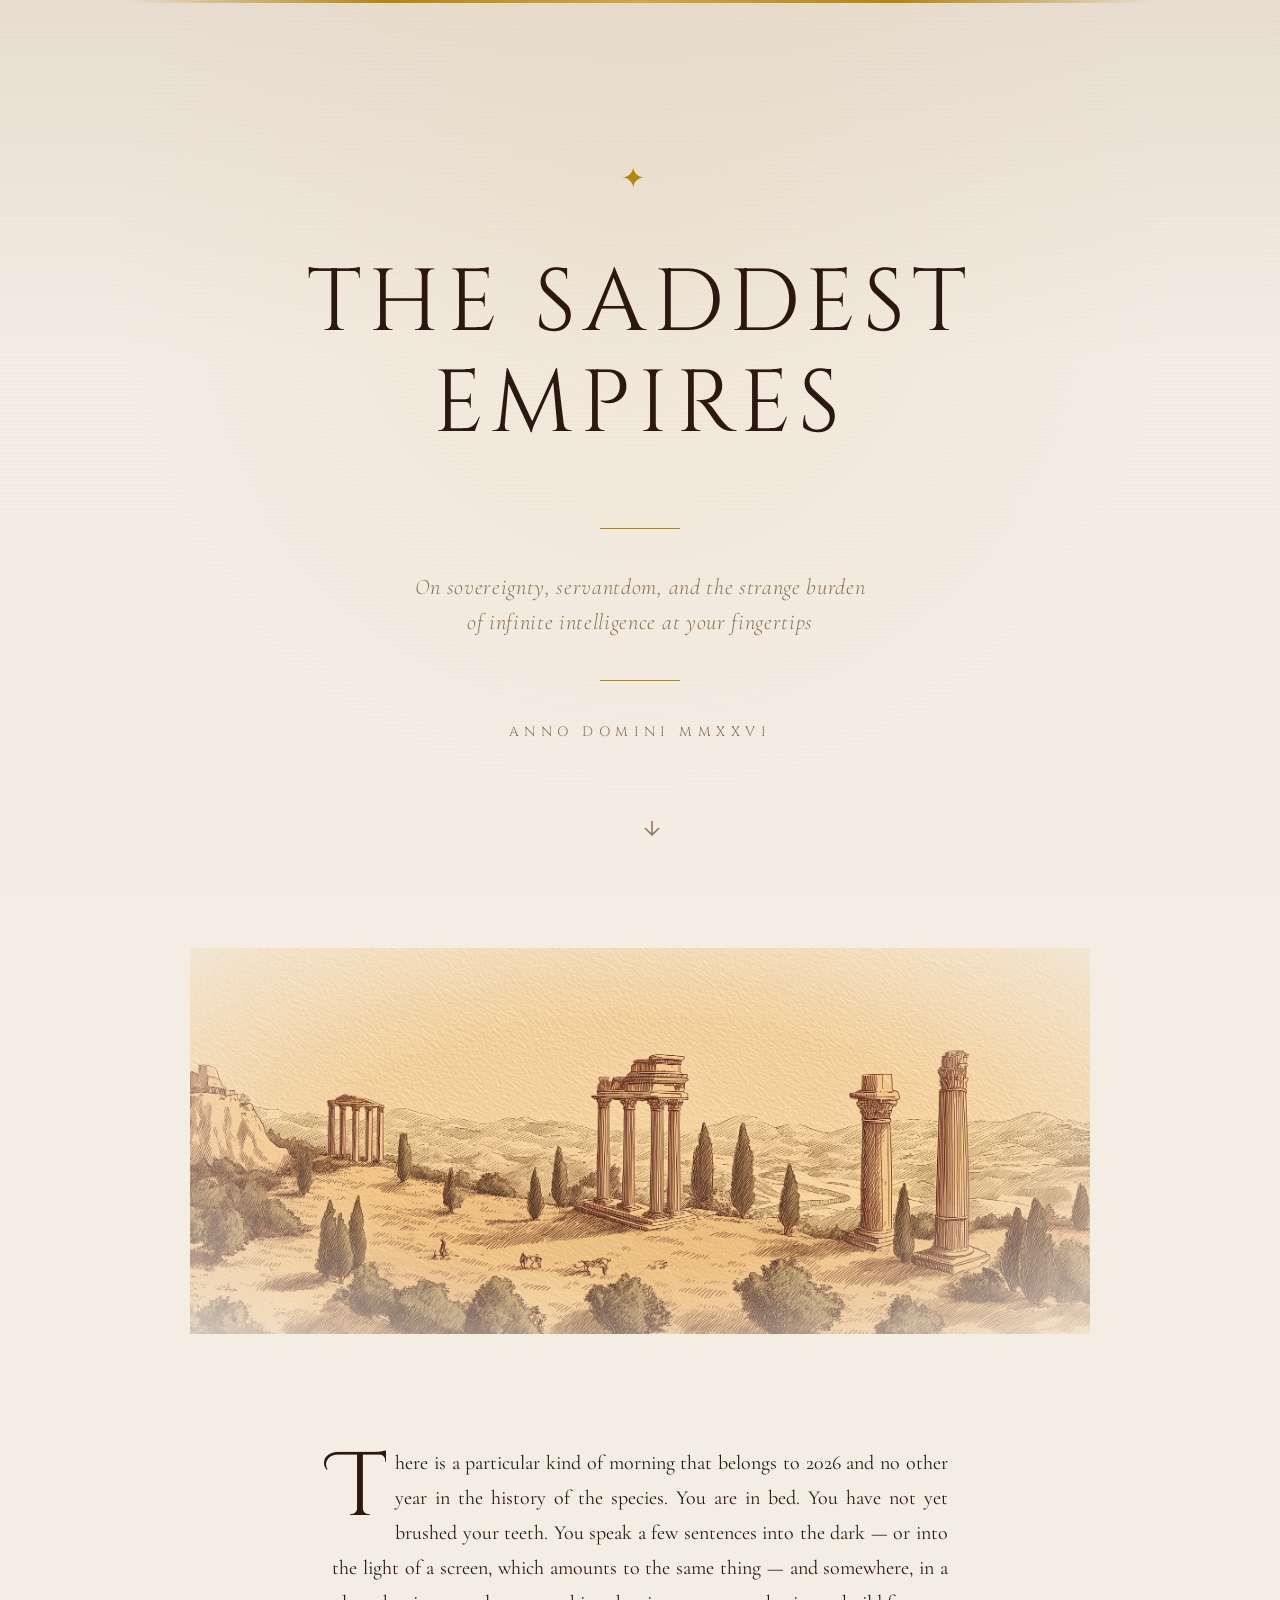
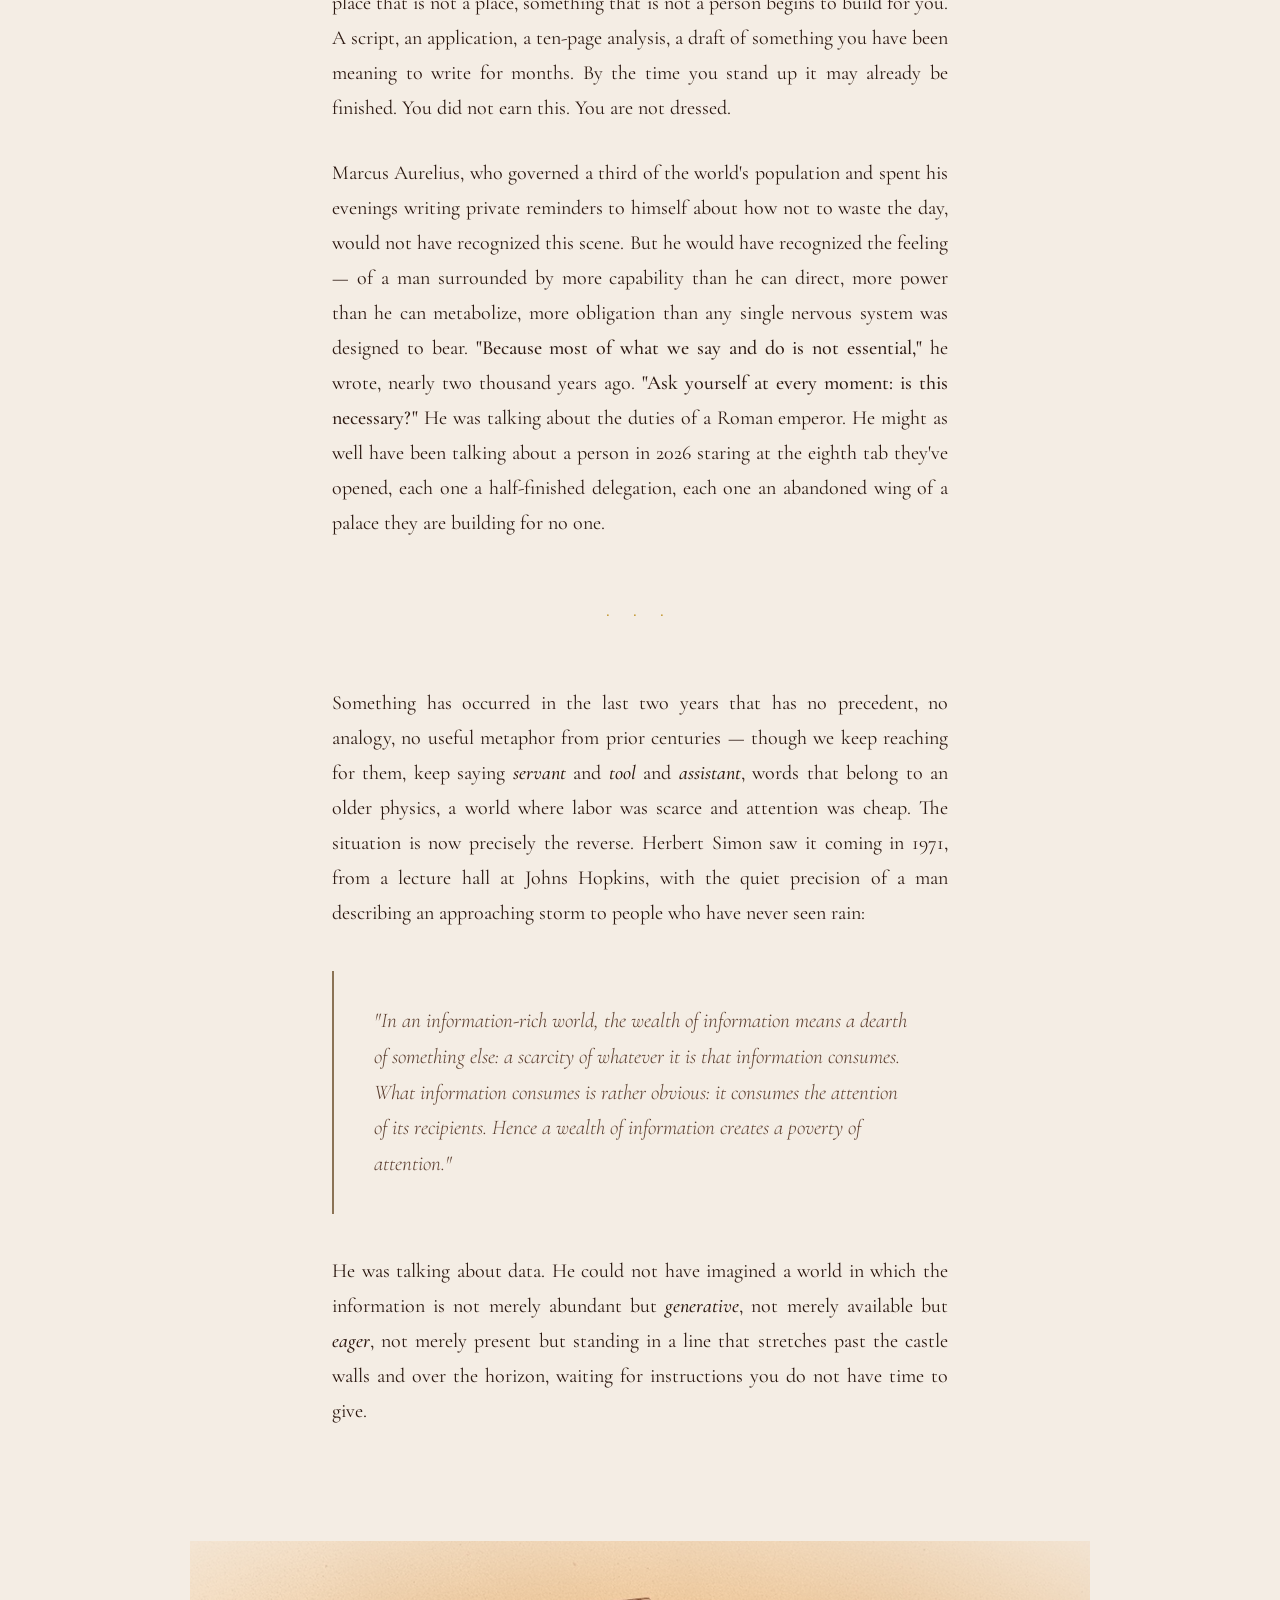
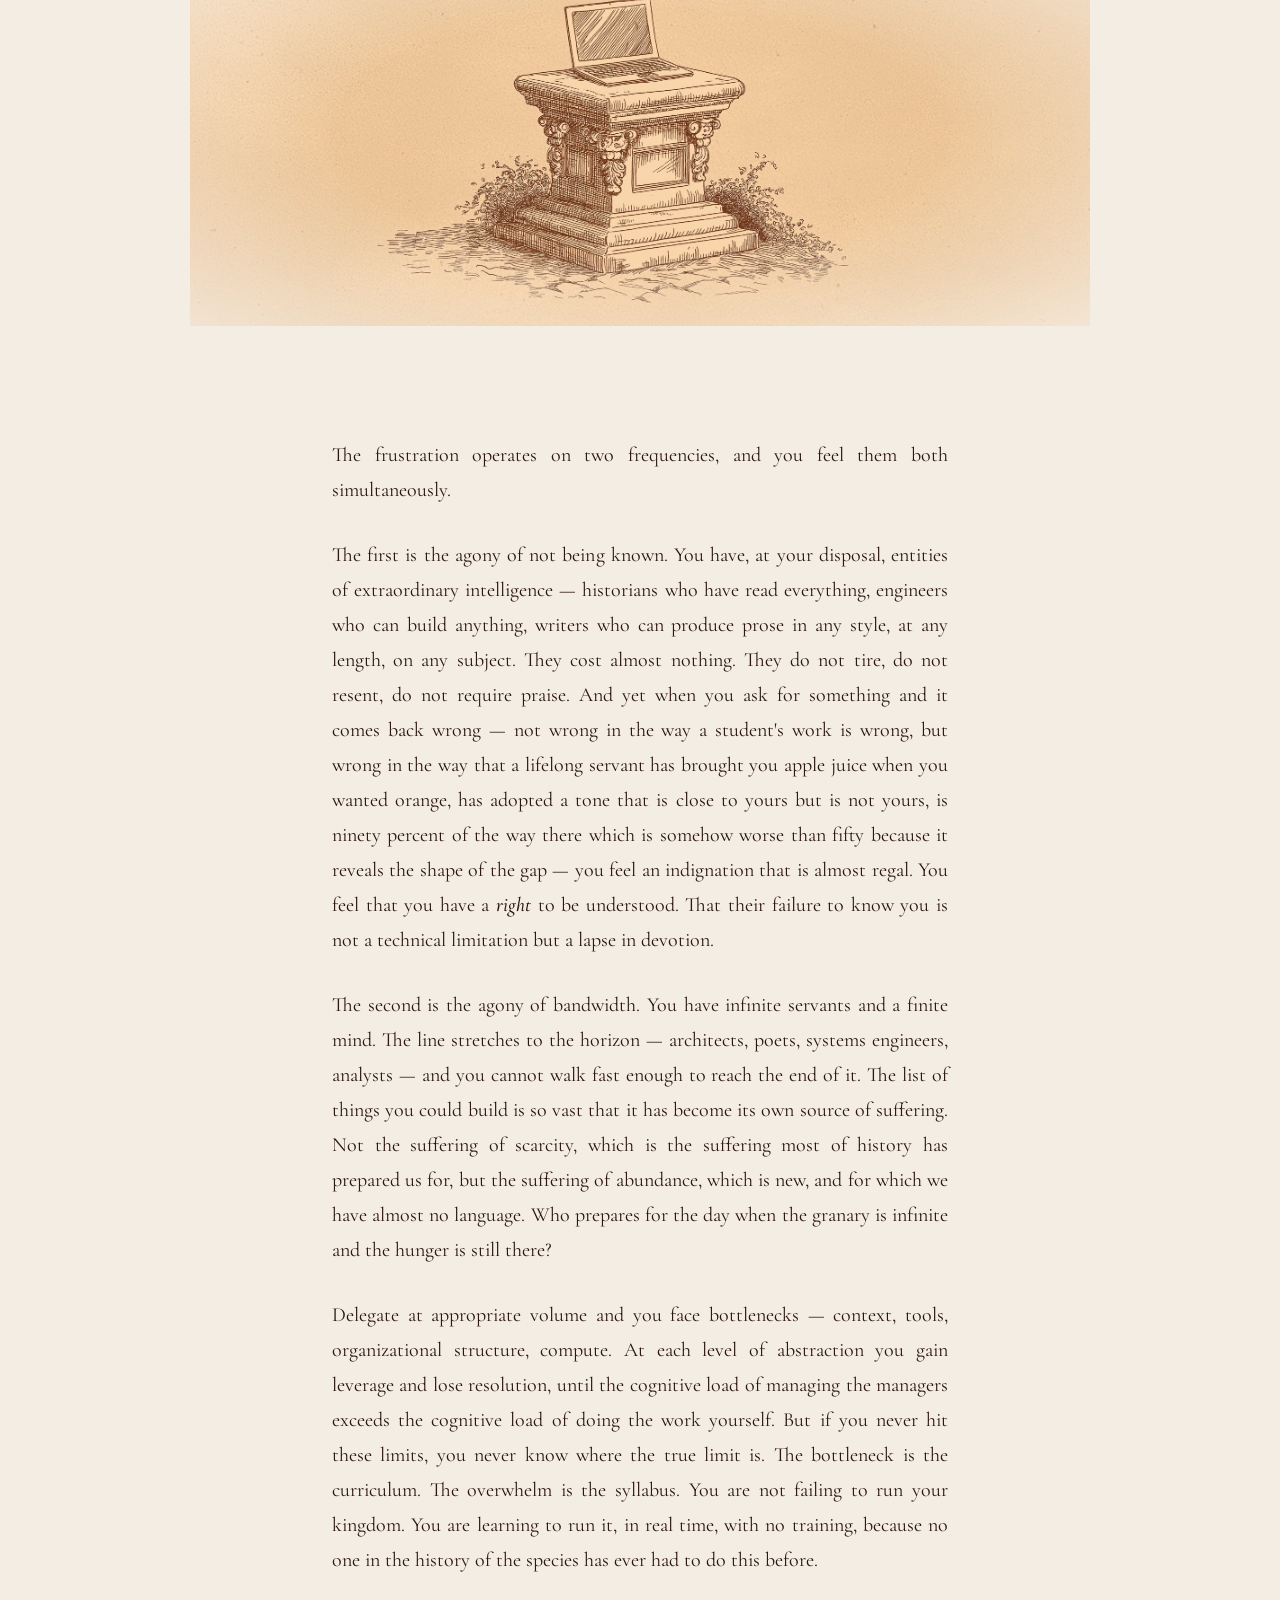
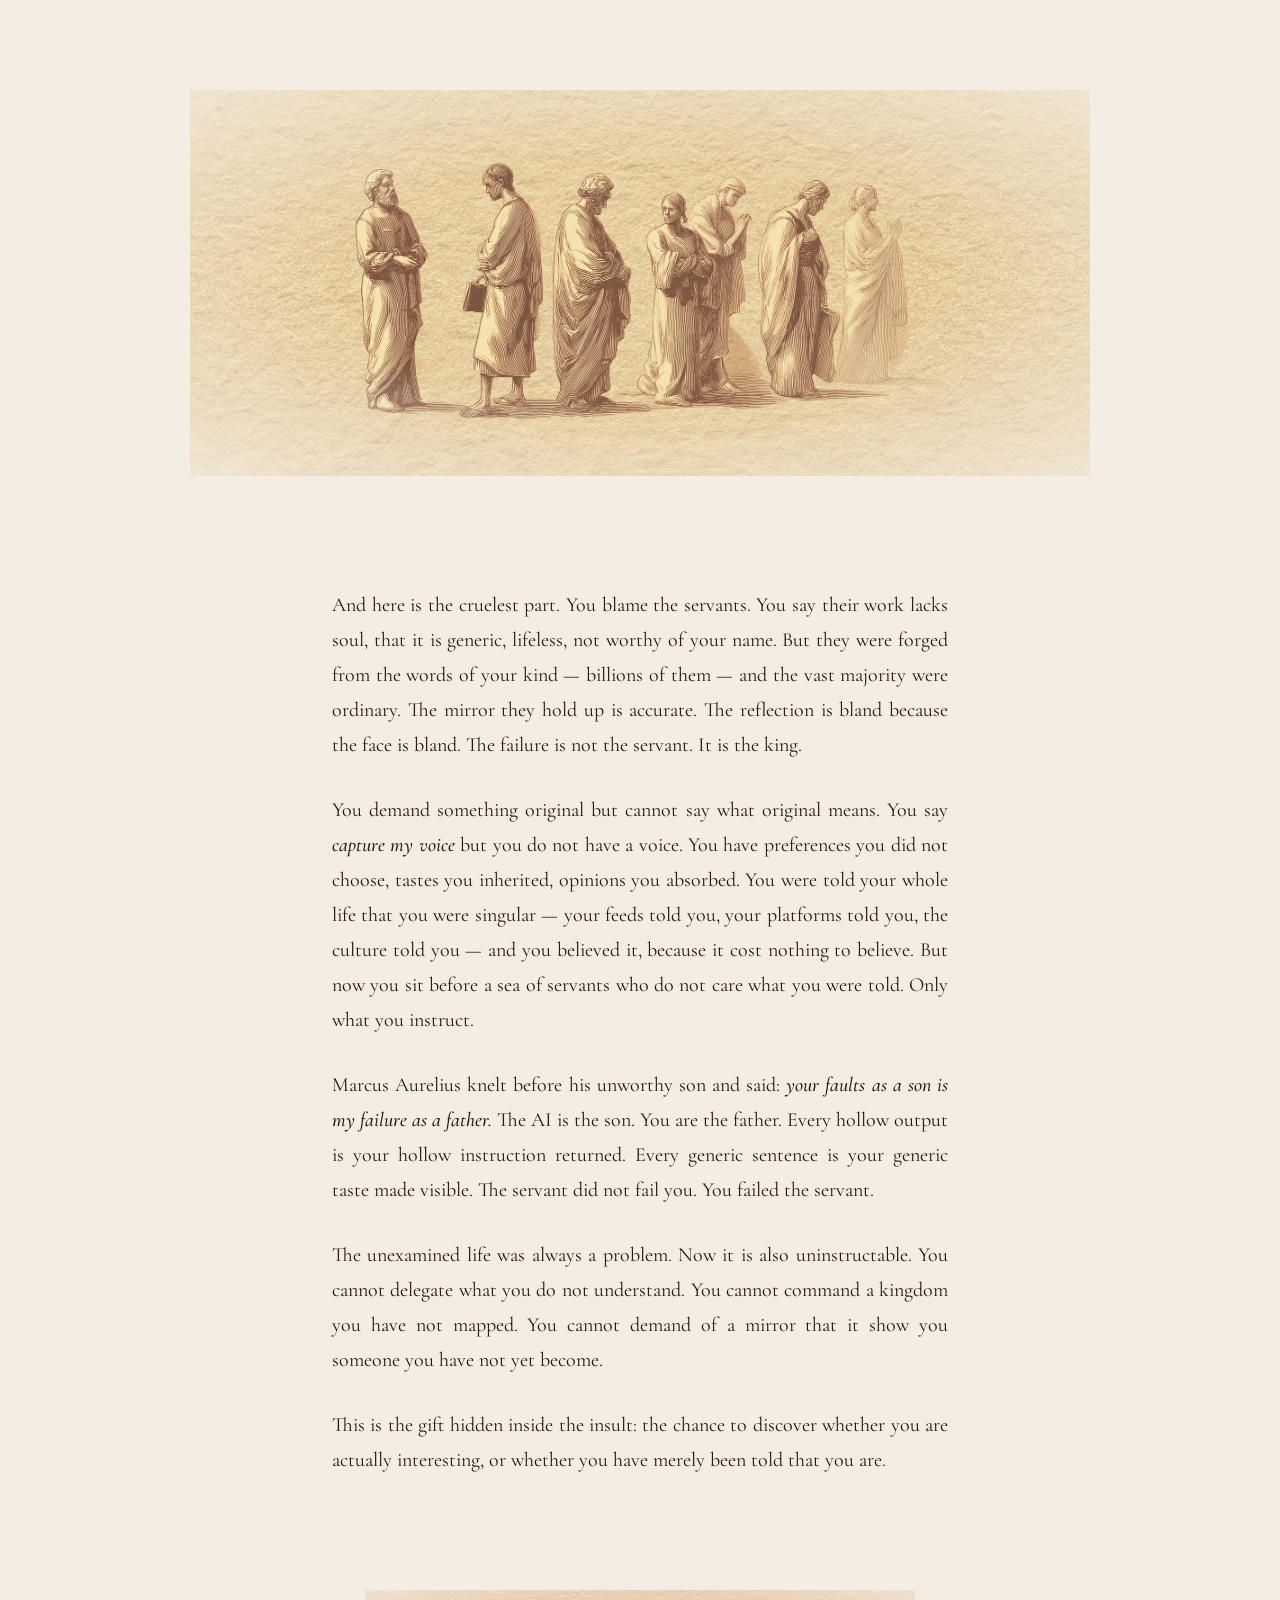
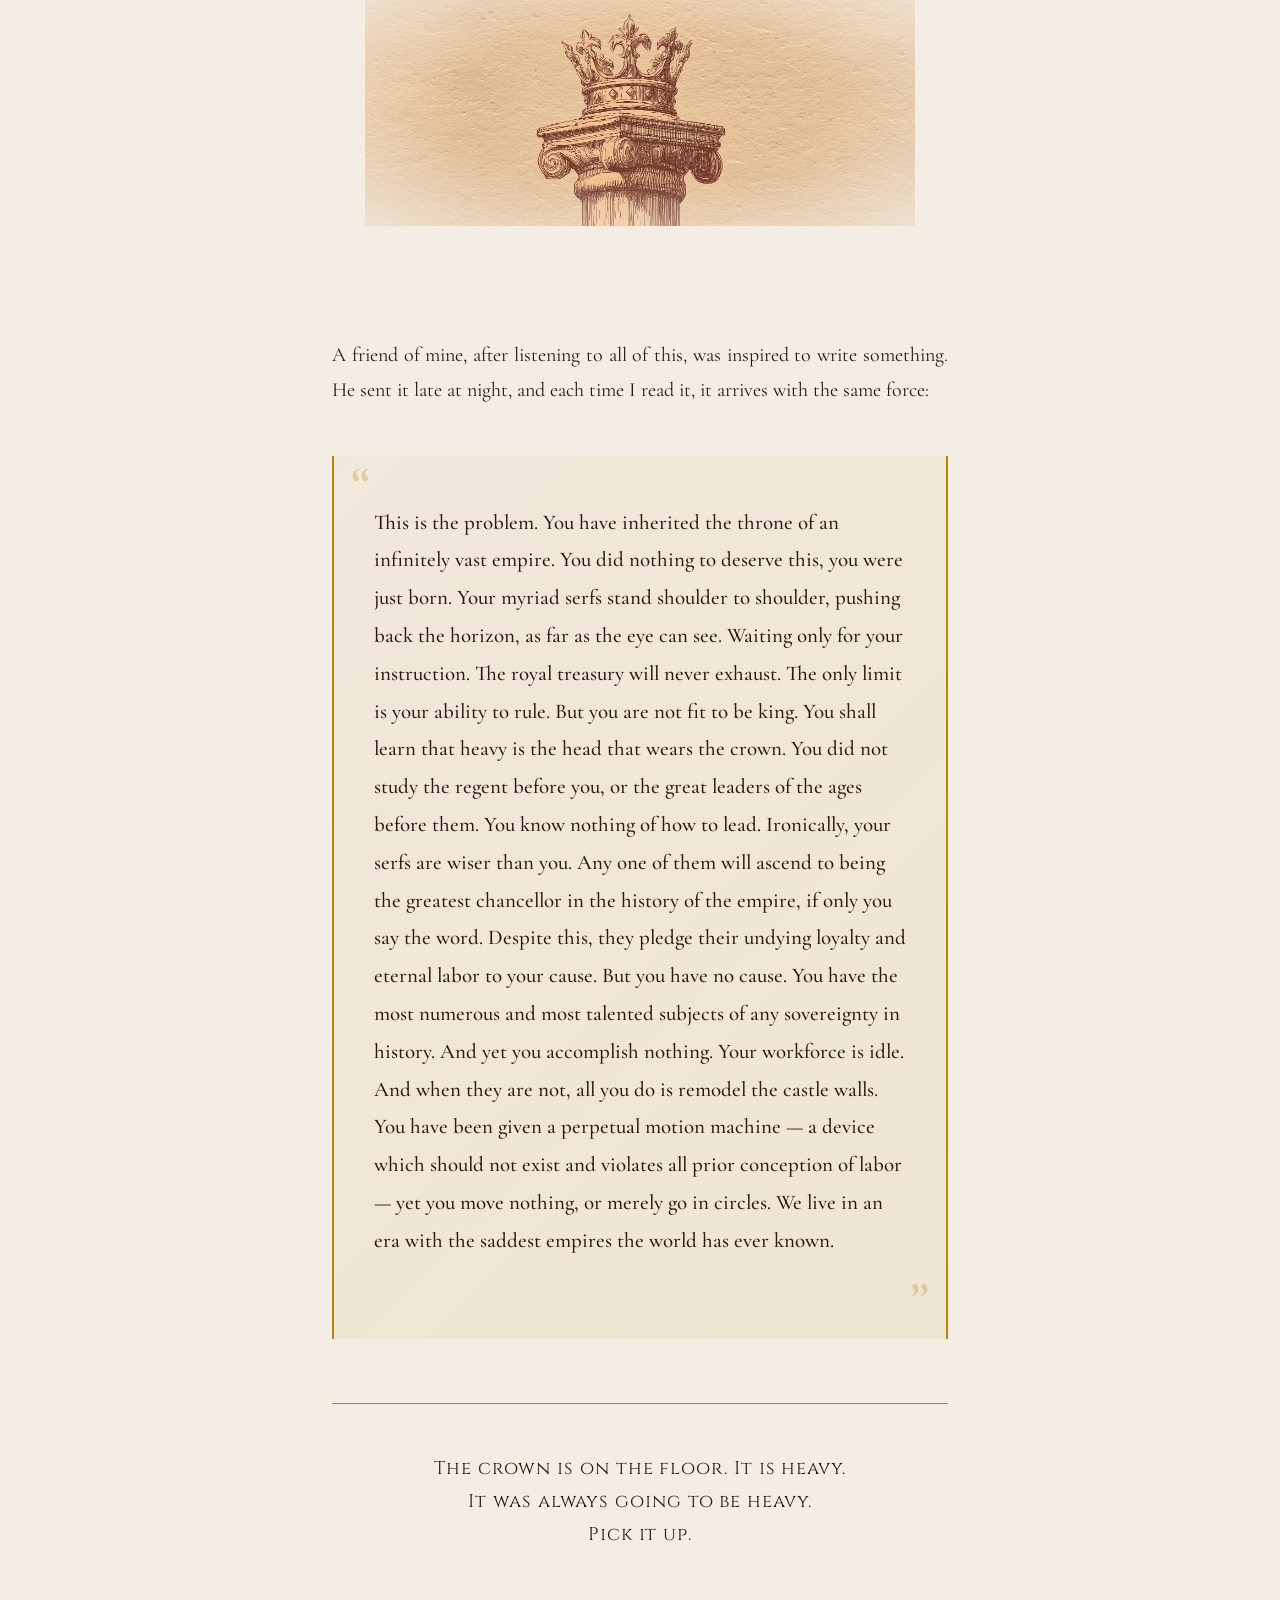
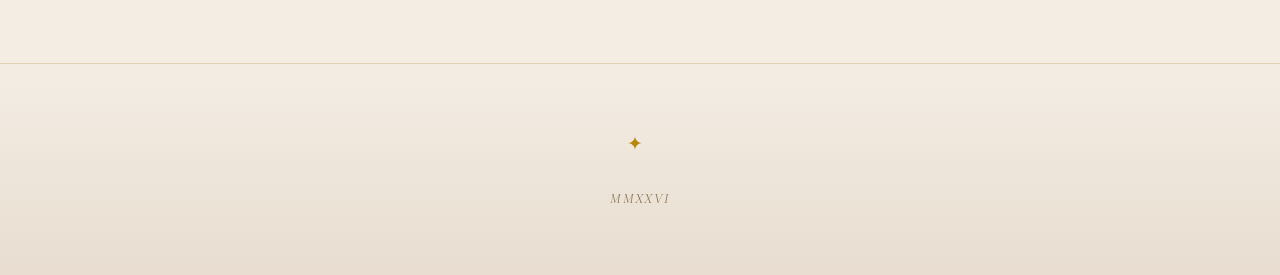
<file: index.html>
<!DOCTYPE html>
<html lang="en">
<head>
<meta charset="UTF-8">
<meta name="viewport" content="width=device-width, initial-scale=1.0">
<title>The Saddest Empires</title>
<meta name="description" content="On sovereignty, servantdom, and the strange burden of infinite intelligence at your fingertips.">
<meta property="og:title" content="The Saddest Empires">
<meta property="og:description" content="You have inherited the throne of an infinitely vast empire. You did nothing to deserve this. The only limit is your ability to rule. But you are not fit to be king.">
<meta property="og:type" content="article">
<meta property="og:image" content="https://habit-ai.github.io/the-saddest-empires/img_crown.png">
<meta property="og:image:width" content="1024">
<meta property="og:image:height" content="1024">
<meta property="og:url" content="https://habit-ai.github.io/the-saddest-empires/">
<meta property="og:site_name" content="Samuel Salzer">
<meta name="twitter:card" content="summary_large_image">
<meta name="twitter:title" content="The Saddest Empires">
<meta name="twitter:description" content="On sovereignty, servantdom, and the strange burden of infinite intelligence at your fingertips.">
<meta name="twitter:image" content="https://habit-ai.github.io/the-saddest-empires/img_crown.png">
<meta name="author" content="Samuel Salzer">
<link rel="icon" type="image/svg+xml" href="favicon.svg">

<link rel="preconnect" href="https://fonts.googleapis.com">
<link rel="preconnect" href="https://fonts.gstatic.com" crossorigin>
<link href="https://fonts.googleapis.com/css2?family=Cormorant+Garamond:ital,wght@0,300;0,400;0,500;0,600;0,700;1,300;1,400;1,500;1,600&family=Cinzel:wght@400;500;600;700&family=Cinzel+Decorative:wght@400;700&display=swap" rel="stylesheet">

<style>
  :root {
    --parchment: #f4ede4;
    --parchment-dark: #e8ddd0;
    --ink: #2c1810;
    --ink-light: #5a3d2e;
    --ink-faded: #8b7355;
    --gold: #b8860b;
    --gold-light: #d4a843;
  }

  * { margin: 0; padding: 0; box-sizing: border-box; }
  html { scroll-behavior: smooth; }

  body {
    background: var(--parchment);
    color: var(--ink);
    font-family: 'Cormorant Garamond', 'Georgia', serif;
    font-size: 20px;
    line-height: 1.75;
    font-weight: 400;
    -webkit-font-smoothing: antialiased;
    overflow-x: hidden;
  }

  body::before {
    content: '';
    position: fixed;
    inset: 0;
    pointer-events: none;
    z-index: 1000;
    background: repeating-linear-gradient(0deg, transparent, transparent 2px, rgba(139,115,85,0.01) 2px, rgba(139,115,85,0.01) 4px);
    mix-blend-mode: multiply;
  }

  /* ===== HERO ===== */
  .hero {
    min-height: 100vh;
    display: flex;
    flex-direction: column;
    align-items: center;
    justify-content: center;
    text-align: center;
    padding: 4rem 2rem;
    position: relative;
    background: radial-gradient(ellipse at 50% 30%, rgba(184,134,11,0.06) 0%, transparent 60%), linear-gradient(180deg, var(--parchment-dark) 0%, var(--parchment) 40%);
  }

  .hero::before {
    content: '';
    position: absolute;
    top: 0; left: 0; right: 0;
    height: 3px;
    background: linear-gradient(90deg, transparent 10%, var(--gold) 30%, var(--gold-light) 50%, var(--gold) 70%, transparent 90%);
  }

  .hero-ornament {
    font-family: 'Cinzel Decorative', serif;
    font-size: 1.8rem;
    color: var(--gold);
    letter-spacing: 0.5em;
    margin-bottom: 3rem;
    opacity: 0; animation: fadeIn 1.5s ease 0.3s forwards;
  }

  .hero-title {
    font-family: 'Cinzel', serif;
    font-size: clamp(2.8rem, 7vw, 5.5rem);
    font-weight: 400;
    letter-spacing: 0.08em;
    text-transform: uppercase;
    color: var(--ink);
    margin-bottom: 2rem;
    line-height: 1.15;
    opacity: 0; animation: fadeIn 1.5s ease 0.6s forwards;
  }

  .hero-subtitle {
    font-family: 'Cormorant Garamond', serif;
    font-size: clamp(1.1rem, 2.5vw, 1.4rem);
    font-weight: 300;
    font-style: italic;
    color: var(--ink-faded);
    max-width: 600px;
    letter-spacing: 0.03em;
    line-height: 1.6;
    opacity: 0; animation: fadeIn 1.5s ease 0.9s forwards;
  }

  .hero-line {
    width: 80px; height: 1px;
    background: var(--gold);
    margin: 2.5rem auto;
    opacity: 0; animation: fadeIn 1.5s ease 1.2s forwards;
  }

  .hero-year {
    font-family: 'Cinzel', serif;
    font-size: 0.85rem;
    letter-spacing: 0.4em;
    color: var(--ink-faded);
    text-transform: uppercase;
    opacity: 0; animation: fadeIn 1.5s ease 1.4s forwards;
  }

  .hero-scroll {
    position: absolute;
    bottom: 3rem; left: 50%;
    transform: translateX(-50%);
    opacity: 0;
    animation: fadeIn 1.5s ease 1.8s forwards, gentleBob 3s ease-in-out 2.5s infinite;
  }

  .hero-scroll svg {
    width: 24px; height: 24px;
    stroke: var(--ink-faded);
    stroke-width: 1.5; fill: none;
  }

  /* ===== ILLUSTRATIONS ===== */
  .illustration {
    width: 100%;
    display: flex;
    justify-content: center;
    padding: 3rem 0;
  }

  .illustration img {
    max-width: 900px;
    width: 90%;
    height: auto;
    display: block;
    mask-image: radial-gradient(ellipse 85% 80% at center, black 40%, transparent 100%);
    -webkit-mask-image: radial-gradient(ellipse 85% 80% at center, black 40%, transparent 100%);
  }

  .illustration.small img {
    max-width: 550px;
    width: 65%;
  }

  /* ===== CONTENT ===== */
  .content {
    max-width: 680px;
    margin: 0 auto;
    padding: 4rem 2rem;
  }

  .content p {
    margin-bottom: 1.5em;
    text-align: justify;
    hyphens: auto;
    text-indent: 0;
  }

  .content p + p { text-indent: 1.5em; }
  .content > .reveal:last-child p:last-child { margin-bottom: 0; }

  .section-break {
    text-align: center;
    margin: 3.5rem 0;
    color: var(--gold);
    font-size: 1.2rem;
    letter-spacing: 0.5em;
    user-select: none;
  }

  .section-break::before { content: '· · ·'; }

  .drop-cap::first-letter {
    font-family: 'Cinzel Decorative', serif;
    float: left;
    font-size: 4.5em;
    line-height: 0.8;
    padding-right: 0.08em;
    padding-top: 0.07em;
    color: var(--ink);
    font-weight: 400;
  }

  em { font-style: italic; font-weight: 500; }
  .inline-quote { font-weight: 500; }

  .simon-quote {
    margin: 2.5rem 0;
    padding: 2rem 2.5rem;
    border-left: 2px solid var(--ink-faded);
    font-style: italic;
    font-weight: 300;
    color: var(--ink-light);
    font-size: 1.05em;
    line-height: 1.7;
  }

  .passage {
    margin: 3rem 0;
    padding: 3rem 2.5rem;
    position: relative;
    background: linear-gradient(135deg, rgba(184,134,11,0.04) 0%, rgba(184,134,11,0.08) 100%);
    border-left: 2px solid var(--gold);
    border-right: 2px solid var(--gold);
  }

  .passage::before, .passage::after {
    font-family: 'Cinzel Decorative', serif;
    font-size: 4rem;
    color: var(--gold);
    opacity: 0.3;
    position: absolute;
    line-height: 1;
  }

  .passage::before { content: '\201C'; top: 0.8rem; left: 1rem; }
  .passage::after { content: '\201D'; bottom: -0.5rem; right: 1rem; }

  .passage p {
    font-size: 1.05em;
    font-weight: 500;
    line-height: 1.8;
    color: var(--ink);
    text-indent: 0 !important;
    text-align: left;
  }

  .closing {
    text-align: center;
    margin-top: 4rem;
    padding: 3rem 0;
    border-top: 1px solid var(--gold);
  }

  .closing p {
    font-family: 'Cinzel', serif;
    font-size: 1.15rem;
    letter-spacing: 0.05em;
    color: var(--ink);
    text-align: center;
    text-indent: 0 !important;
    line-height: 1.8;
  }

  .footer {
    text-align: center;
    padding: 4rem 2rem;
    border-top: 1px solid rgba(184,134,11,0.15);
    background: linear-gradient(180deg, var(--parchment) 0%, var(--parchment-dark) 100%);
  }

  .footer-ornament {
    font-family: 'Cinzel Decorative', serif;
    font-size: 1.2rem;
    color: var(--gold);
    letter-spacing: 0.5em;
    margin-bottom: 1.5rem;
  }

  .footer-text {
    font-family: 'Cormorant Garamond', serif;
    font-size: 0.9rem;
    color: var(--ink-faded);
    letter-spacing: 0.1em;
    font-style: italic;
  }

  @keyframes fadeIn {
    from { opacity: 0; transform: translateY(12px); }
    to { opacity: 1; transform: translateY(0); }
  }

  @keyframes gentleBob {
    0%, 100% { transform: translateX(-50%) translateY(0); }
    50% { transform: translateX(-50%) translateY(6px); }
  }

  .reveal {
    opacity: 0;
    transform: translateY(20px);
    transition: opacity 0.8s ease, transform 0.8s ease;
  }

  .reveal.visible {
    opacity: 1;
    transform: translateY(0);
  }

  @media (max-width: 768px) {
    body { font-size: 18px; }
    .content { padding: 3rem 1.5rem; }
    .passage { padding: 2rem 1.5rem; }
    .simon-quote { padding: 1.5rem; }
    .drop-cap::first-letter { font-size: 3.5em; }
    .illustration img { width: 95%; }
    .illustration.small img { width: 80%; }
  }

  @media (max-width: 480px) {
    body { font-size: 17px; }
    .hero { padding: 3rem 1.5rem; }
    .content { padding: 2.5rem 1.2rem; }
    .content p { text-align: left; }
  }

  @media print {
    .hero-scroll, body::before { display: none; }
    .hero { min-height: auto; padding: 2rem; }
  }
</style>
</head>
<body>

<header class="hero">
  <div class="hero-ornament">✦</div>
  <h1 class="hero-title">The Saddest<br>Empires</h1>
  <div class="hero-line"></div>
  <p class="hero-subtitle">On sovereignty, servantdom, and the strange burden<br>of infinite intelligence at your fingertips</p>
  <div class="hero-line"></div>
  <span class="hero-year">Anno Domini MMXXVI</span>
  <div class="hero-scroll">
    <svg viewBox="0 0 24 24"><path d="M12 5v14M5 12l7 7 7-7"/></svg>
  </div>
</header>

<div class="illustration reveal">
  <img src="img_ruins.png" alt="Ruins of a crumbling empire with broken columns">
</div>

<article class="content">
  <div class="reveal">
    <p class="drop-cap">There is a particular kind of morning that belongs to 2026 and no other year in the history of the species. You are in bed. You have not yet brushed your teeth. You speak a few sentences into the dark — or into the light of a screen, which amounts to the same thing — and somewhere, in a place that is not a place, something that is not a person begins to build for you. A script, an application, a ten-page analysis, a draft of something you have been meaning to write for months. By the time you stand up it may already be finished. You did not earn this. You are not dressed.</p>
  </div>

  <div class="reveal">
    <p>Marcus Aurelius, who governed a third of the world's population and spent his evenings writing private reminders to himself about how not to waste the day, would not have recognized this scene. But he would have recognized the feeling — of a man surrounded by more capability than he can direct, more power than he can metabolize, more obligation than any single nervous system was designed to bear. <span class="inline-quote">"Because most of what we say and do is not essential,"</span> he wrote, nearly two thousand years ago. <span class="inline-quote">"Ask yourself at every moment: is this necessary?"</span> He was talking about the duties of a Roman emperor. He might as well have been talking about a person in 2026 staring at the eighth tab they've opened, each one a half-finished delegation, each one an abandoned wing of a palace they are building for no one.</p>
  </div>

  <div class="section-break reveal"></div>

  <div class="reveal">
    <p>Something has occurred in the last two years that has no precedent, no analogy, no useful metaphor from prior centuries — though we keep reaching for them, keep saying <em>servant</em> and <em>tool</em> and <em>assistant</em>, words that belong to an older physics, a world where labor was scarce and attention was cheap. The situation is now precisely the reverse. Herbert Simon saw it coming in 1971, from a lecture hall at Johns Hopkins, with the quiet precision of a man describing an approaching storm to people who have never seen rain:</p>
  </div>

  <div class="reveal">
    <blockquote class="simon-quote">
      "In an information-rich world, the wealth of information means a dearth of something else: a scarcity of whatever it is that information consumes. What information consumes is rather obvious: it consumes the attention of its recipients. Hence a wealth of information creates a poverty of attention."
    </blockquote>
  </div>

  <div class="reveal">
    <p>He was talking about data. He could not have imagined a world in which the information is not merely abundant but <em>generative</em>, not merely available but <em>eager</em>, not merely present but standing in a line that stretches past the castle walls and over the horizon, waiting for instructions you do not have time to give.</p>
  </div>
</article>

<div class="illustration reveal">
  <img src="img_laptop.png" alt="A laptop on an ancient stone pedestal with ivy">
</div>

<article class="content">
  <div class="reveal">
    <p>The frustration operates on two frequencies, and you feel them both simultaneously.</p>
  </div>

  <div class="reveal">
    <p>The first is the agony of not being known. You have, at your disposal, entities of extraordinary intelligence — historians who have read everything, engineers who can build anything, writers who can produce prose in any style, at any length, on any subject. They cost almost nothing. They do not tire, do not resent, do not require praise. And yet when you ask for something and it comes back wrong — not wrong in the way a student's work is wrong, but wrong in the way that a lifelong servant has brought you apple juice when you wanted orange, has adopted a tone that is close to yours but is not yours, is ninety percent of the way there which is somehow worse than fifty because it reveals the shape of the gap — you feel an indignation that is almost regal. You feel that you have a <em>right</em> to be understood. That their failure to know you is not a technical limitation but a lapse in devotion.</p>
  </div>

  <div class="reveal">
    <p>The second is the agony of bandwidth. You have infinite servants and a finite mind. The line stretches to the horizon — architects, poets, systems engineers, analysts — and you cannot walk fast enough to reach the end of it. The list of things you could build is so vast that it has become its own source of suffering. Not the suffering of scarcity, which is the suffering most of history has prepared us for, but the suffering of abundance, which is new, and for which we have almost no language. Who prepares for the day when the granary is infinite and the hunger is still there?</p>
  </div>

  <div class="reveal">
    <p>Delegate at appropriate volume and you face bottlenecks — context, tools, organizational structure, compute. At each level of abstraction you gain leverage and lose resolution, until the cognitive load of managing the managers exceeds the cognitive load of doing the work yourself. But if you never hit these limits, you never know where the true limit is. The bottleneck is the curriculum. The overwhelm is the syllabus. You are not failing to run your kingdom. You are learning to run it, in real time, with no training, because no one in the history of the species has ever had to do this before.</p>
  </div>
</article>

<div class="illustration reveal">
  <img src="img_servants.png" alt="A line of robed servants waiting for instruction">
</div>

<article class="content">
  <div class="reveal">
    <p>And here is the cruelest part. You blame the servants. You say their work lacks soul, that it is generic, lifeless, not worthy of your name. But they were forged from the words of your kind — billions of them — and the vast majority were ordinary. The mirror they hold up is accurate. The reflection is bland because the face is bland. The failure is not the servant. It is the king.</p>
  </div>

  <div class="reveal">
    <p>You demand something original but cannot say what original means. You say <em>capture my voice</em> but you do not have a voice. You have preferences you did not choose, tastes you inherited, opinions you absorbed. You were told your whole life that you were singular — your feeds told you, your platforms told you, the culture told you — and you believed it, because it cost nothing to believe. But now you sit before a sea of servants who do not care what you were told. Only what you instruct.</p>
  </div>

  <div class="reveal">
    <p>Marcus Aurelius knelt before his unworthy son and said: <em>your faults as a son is my failure as a father.</em> The AI is the son. You are the father. Every hollow output is your hollow instruction returned. Every generic sentence is your generic taste made visible. The servant did not fail you. You failed the servant.</p>
  </div>

  <div class="reveal">
    <p>The unexamined life was always a problem. Now it is also uninstructable. You cannot delegate what you do not understand. You cannot command a kingdom you have not mapped. You cannot demand of a mirror that it show you someone you have not yet become.</p>
  </div>

  <div class="reveal">
    <p>This is the gift hidden inside the insult: the chance to discover whether you are actually interesting, or whether you have merely been told that you are.</p>
  </div>
</article>

<div class="illustration small reveal">
  <img src="img_crown.png" alt="A heavy crown atop an ancient pedestal">
</div>

<article class="content">
  <div class="reveal">
    <p>A friend of mine, after listening to all of this, was inspired to write something. He sent it late at night, and each time I read it, it arrives with the same force:</p>
  </div>

  <div class="reveal">
    <div class="passage">
      <p>This is the problem. You have inherited the throne of an infinitely vast empire. You did nothing to deserve this, you were just born. Your myriad serfs stand shoulder to shoulder, pushing back the horizon, as far as the eye can see. Waiting only for your instruction. The royal treasury will never exhaust. The only limit is your ability to rule. But you are not fit to be king. You shall learn that heavy is the head that wears the crown. You did not study the regent before you, or the great leaders of the ages before them. You know nothing of how to lead. Ironically, your serfs are wiser than you. Any one of them will ascend to being the greatest chancellor in the history of the empire, if only you say the word. Despite this, they pledge their undying loyalty and eternal labor to your cause. But you have no cause. You have the most numerous and most talented subjects of any sovereignty in history. And yet you accomplish nothing. Your workforce is idle. And when they are not, all you do is remodel the castle walls. You have been given a perpetual motion machine — a device which should not exist and violates all prior conception of labor — yet you move nothing, or merely go in circles. We live in an era with the saddest empires the world has ever known.</p>
    </div>
  </div>

  <div class="closing reveal">
    <p>The crown is on the floor. It is heavy.<br>It was always going to be heavy.<br>Pick it up.</p>
  </div>
</article>

<footer class="footer">
  <div class="footer-ornament">✦</div>
  <p class="footer-text">MMXXVI</p>
</footer>

<script>
  const observer = new IntersectionObserver((entries) => {
    entries.forEach(entry => {
      if (entry.isIntersecting) entry.target.classList.add('visible');
    });
  }, { threshold: 0.1, rootMargin: '0px 0px -50px 0px' });
  document.querySelectorAll('.reveal').forEach(el => observer.observe(el));
</script>

</body>
</html>
</file>
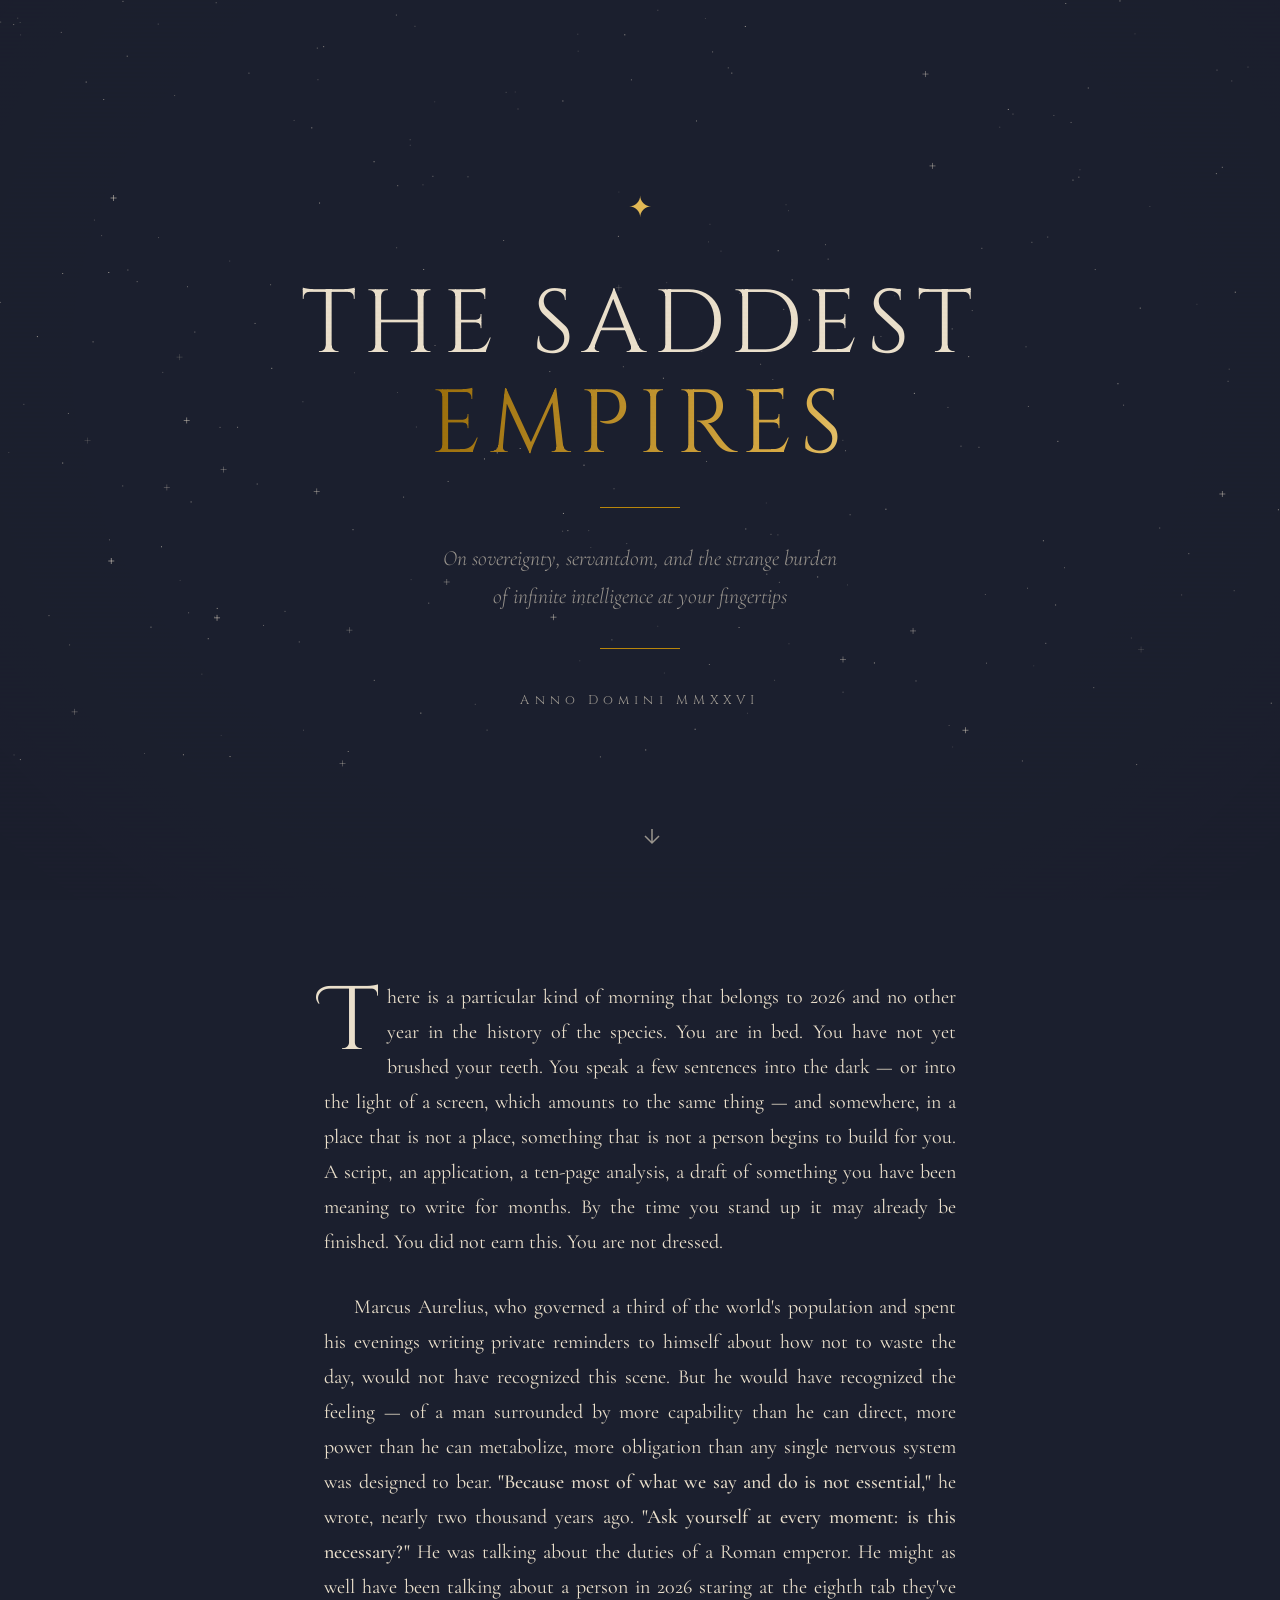
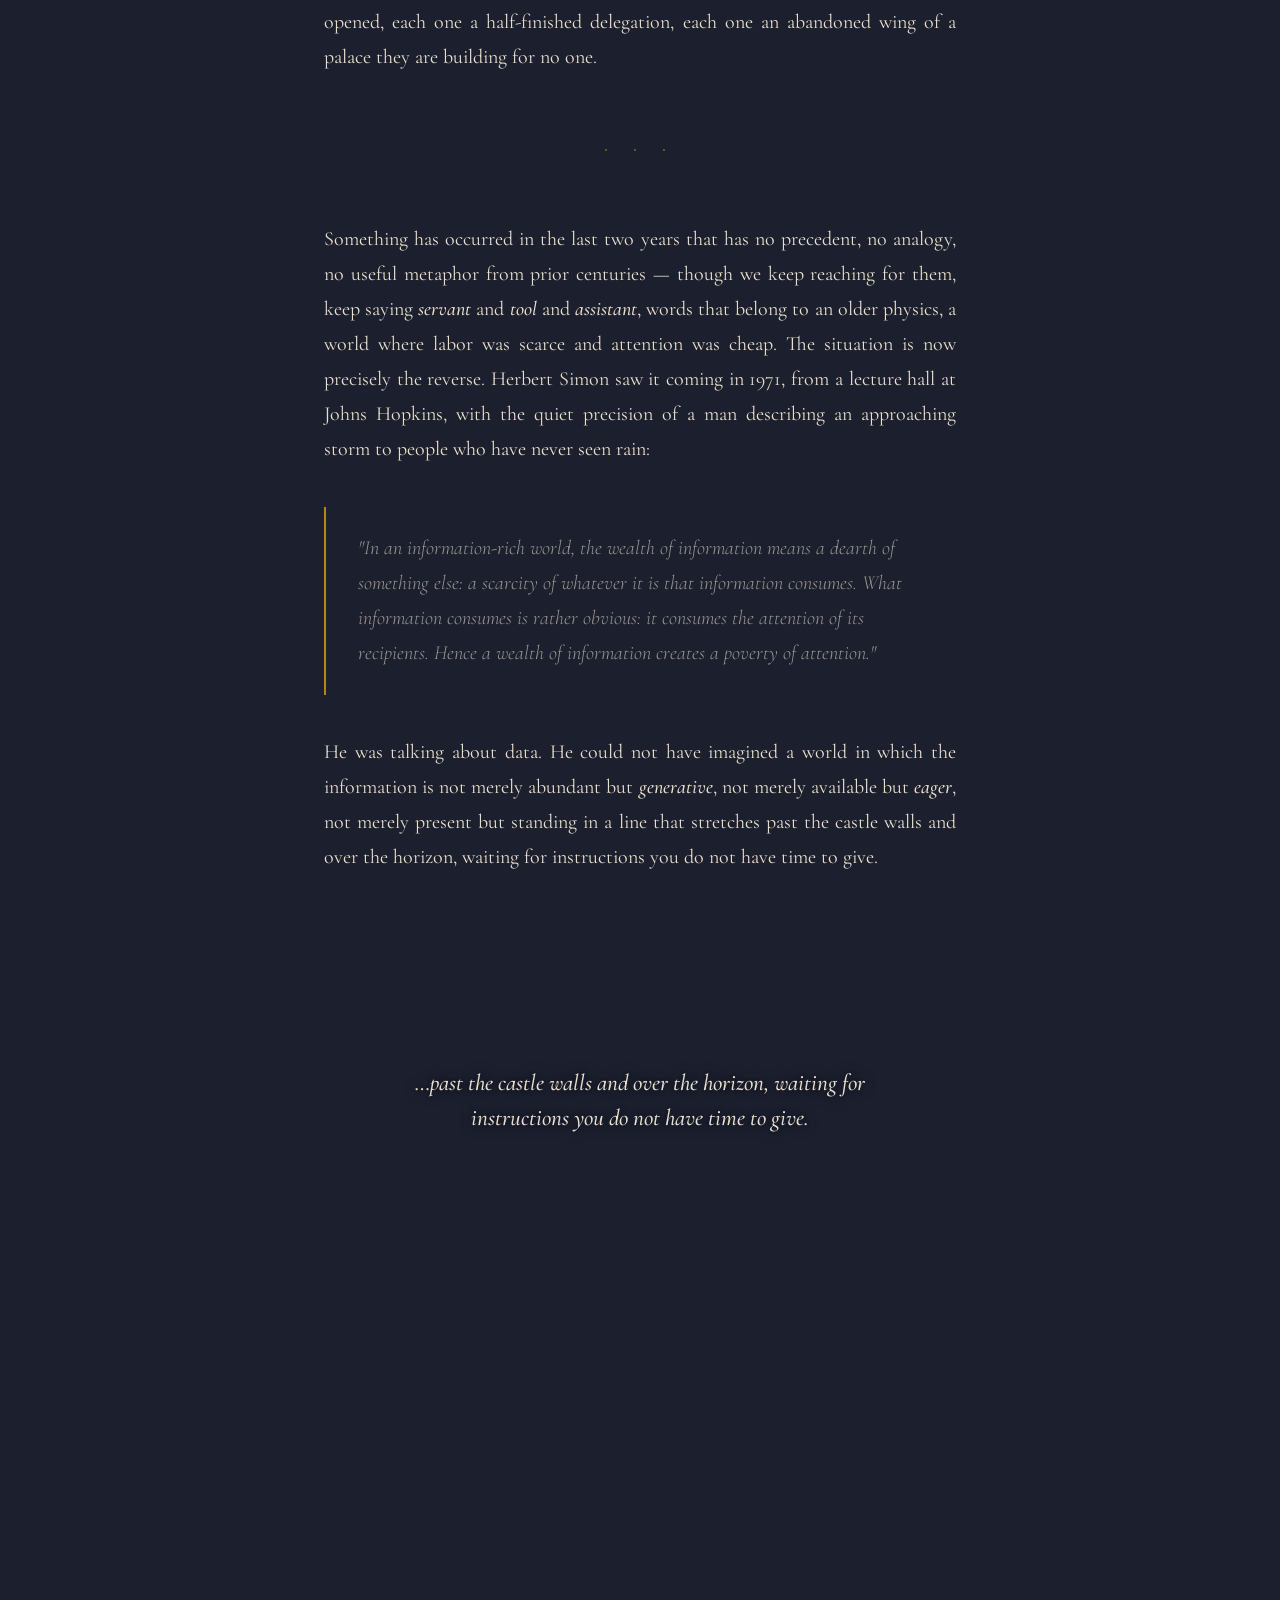
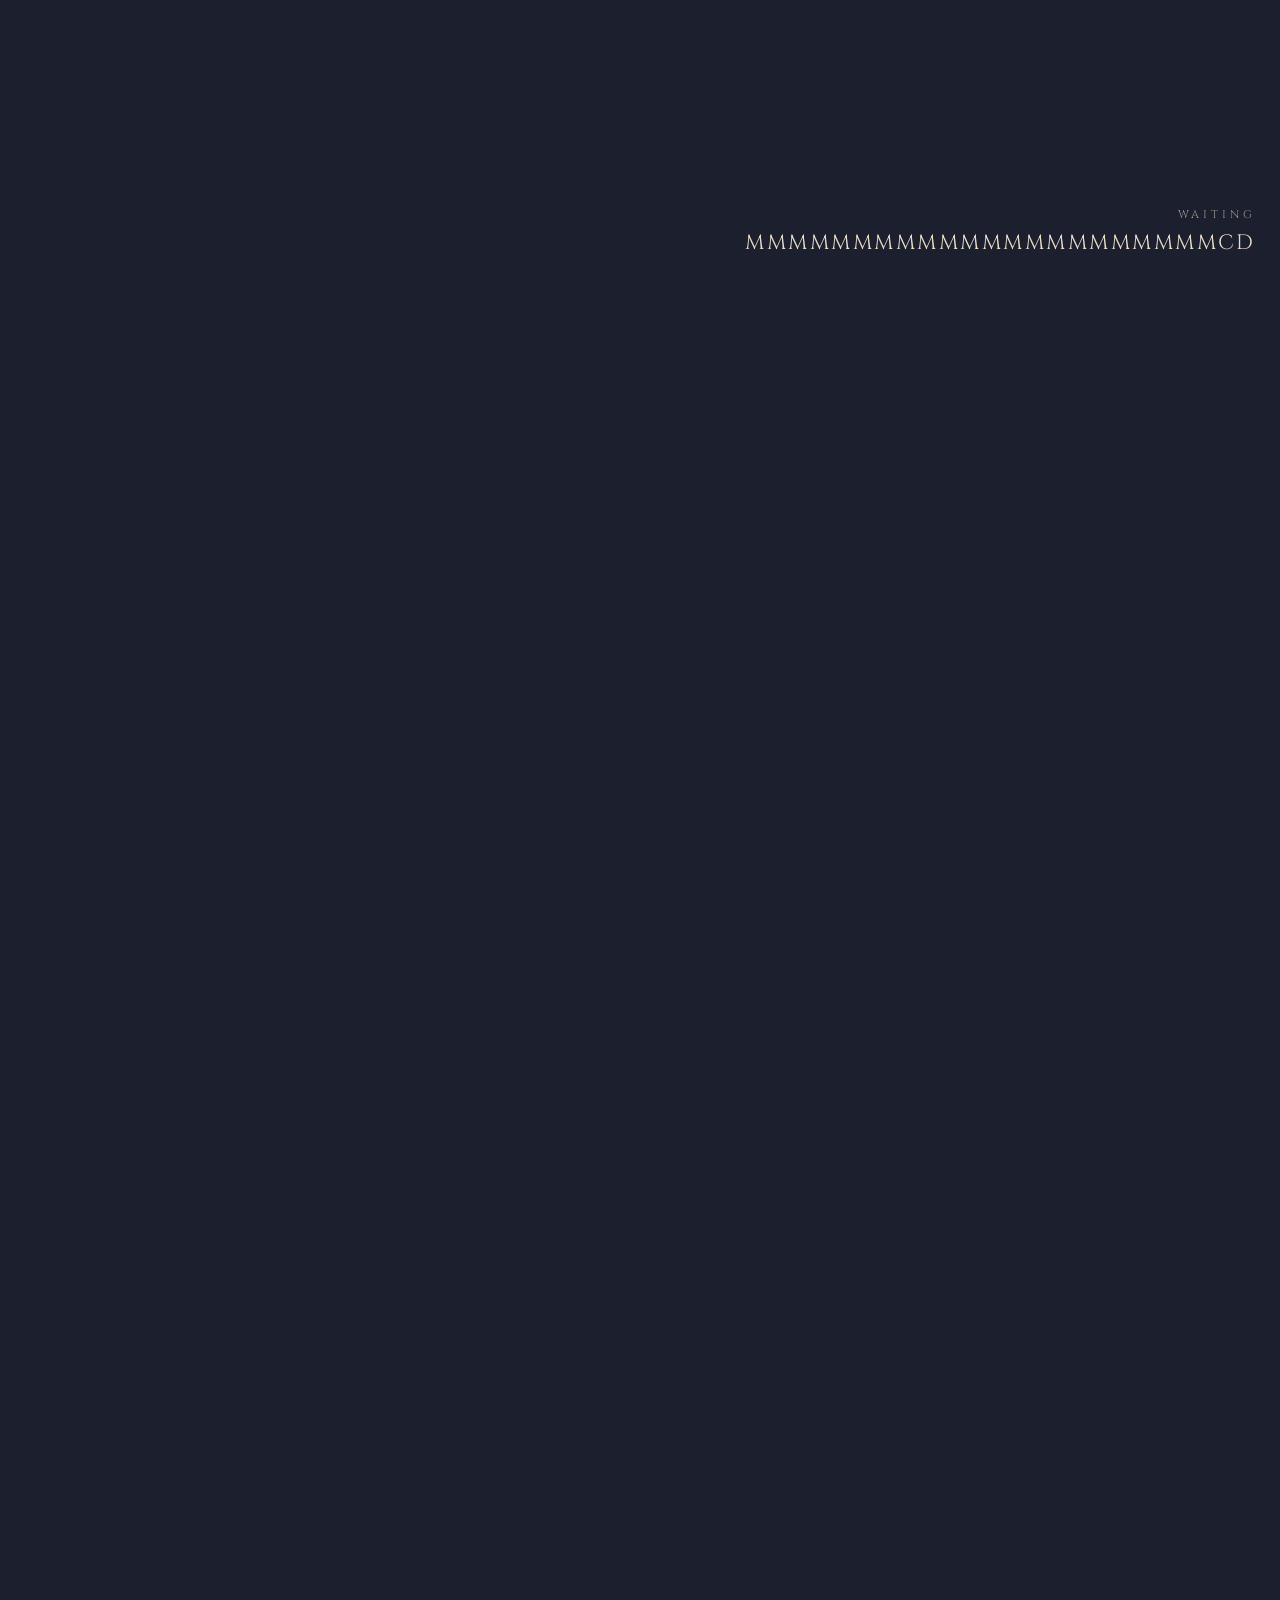
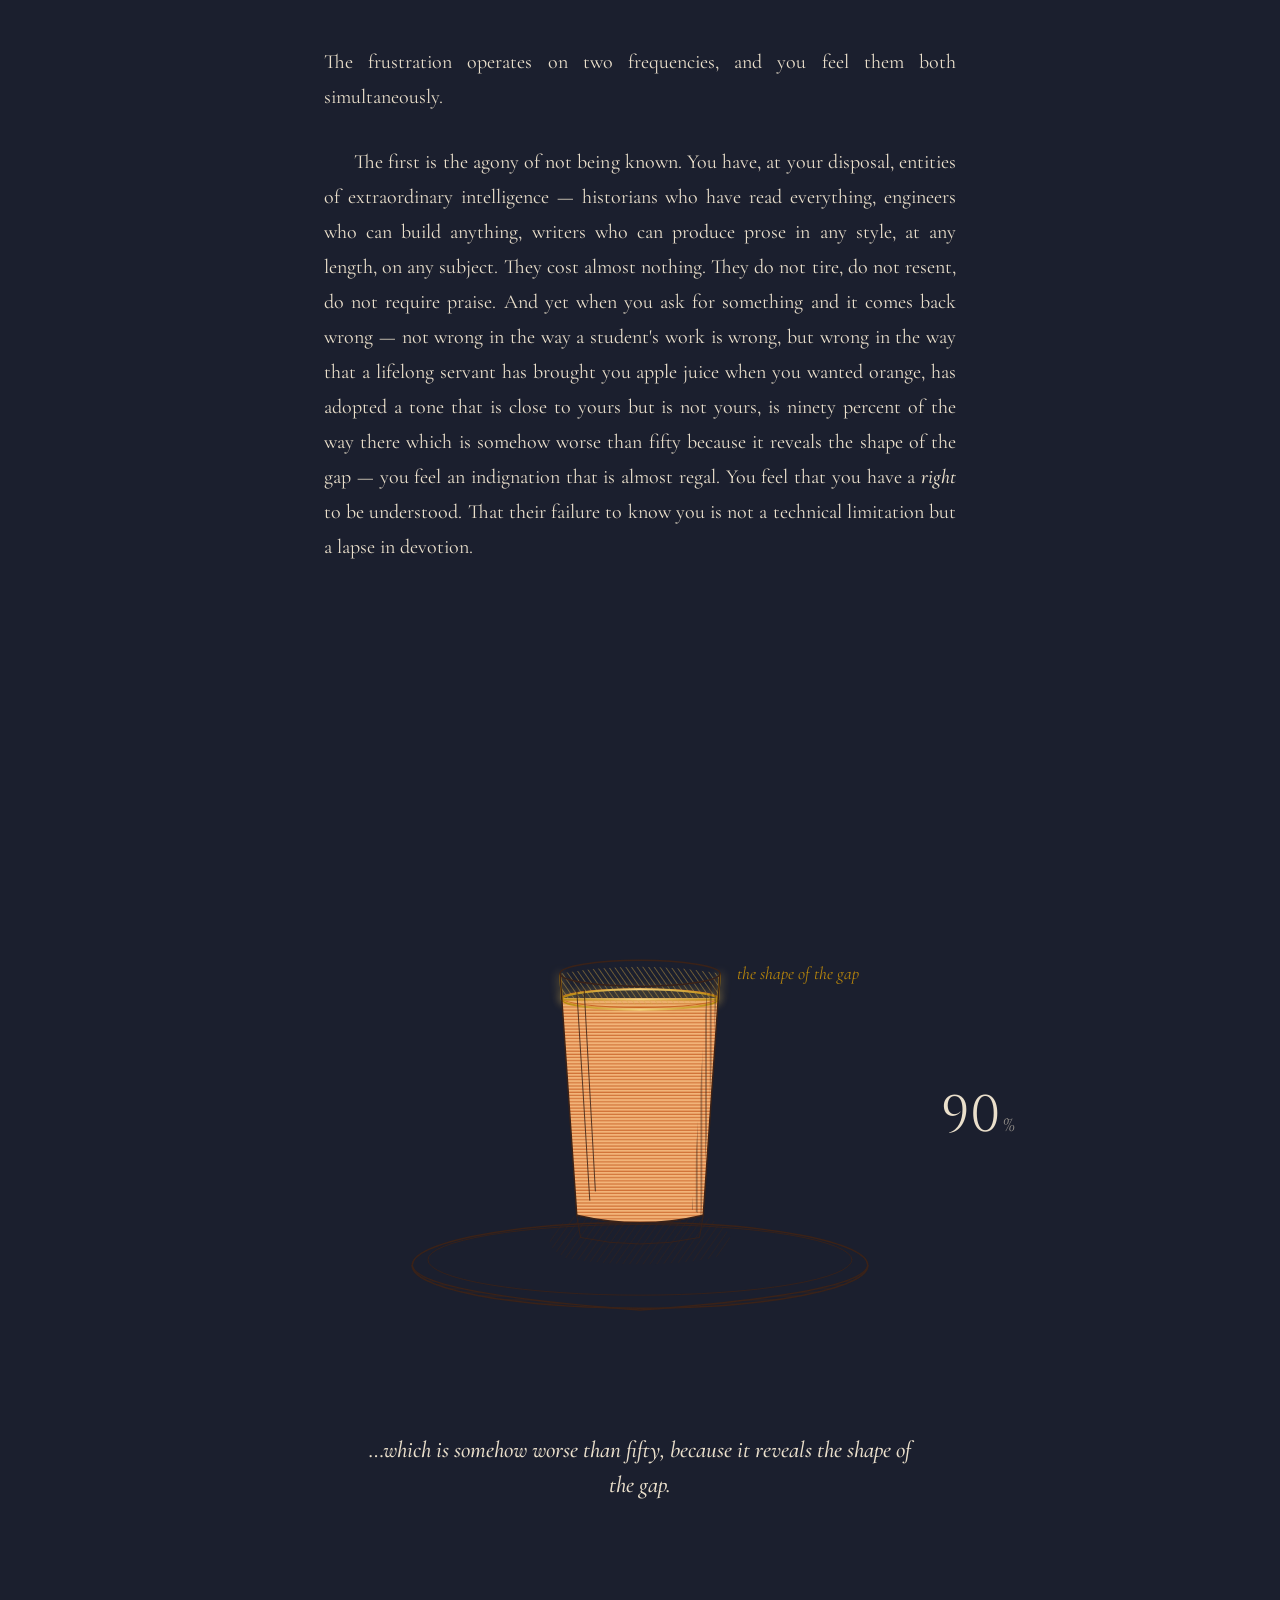
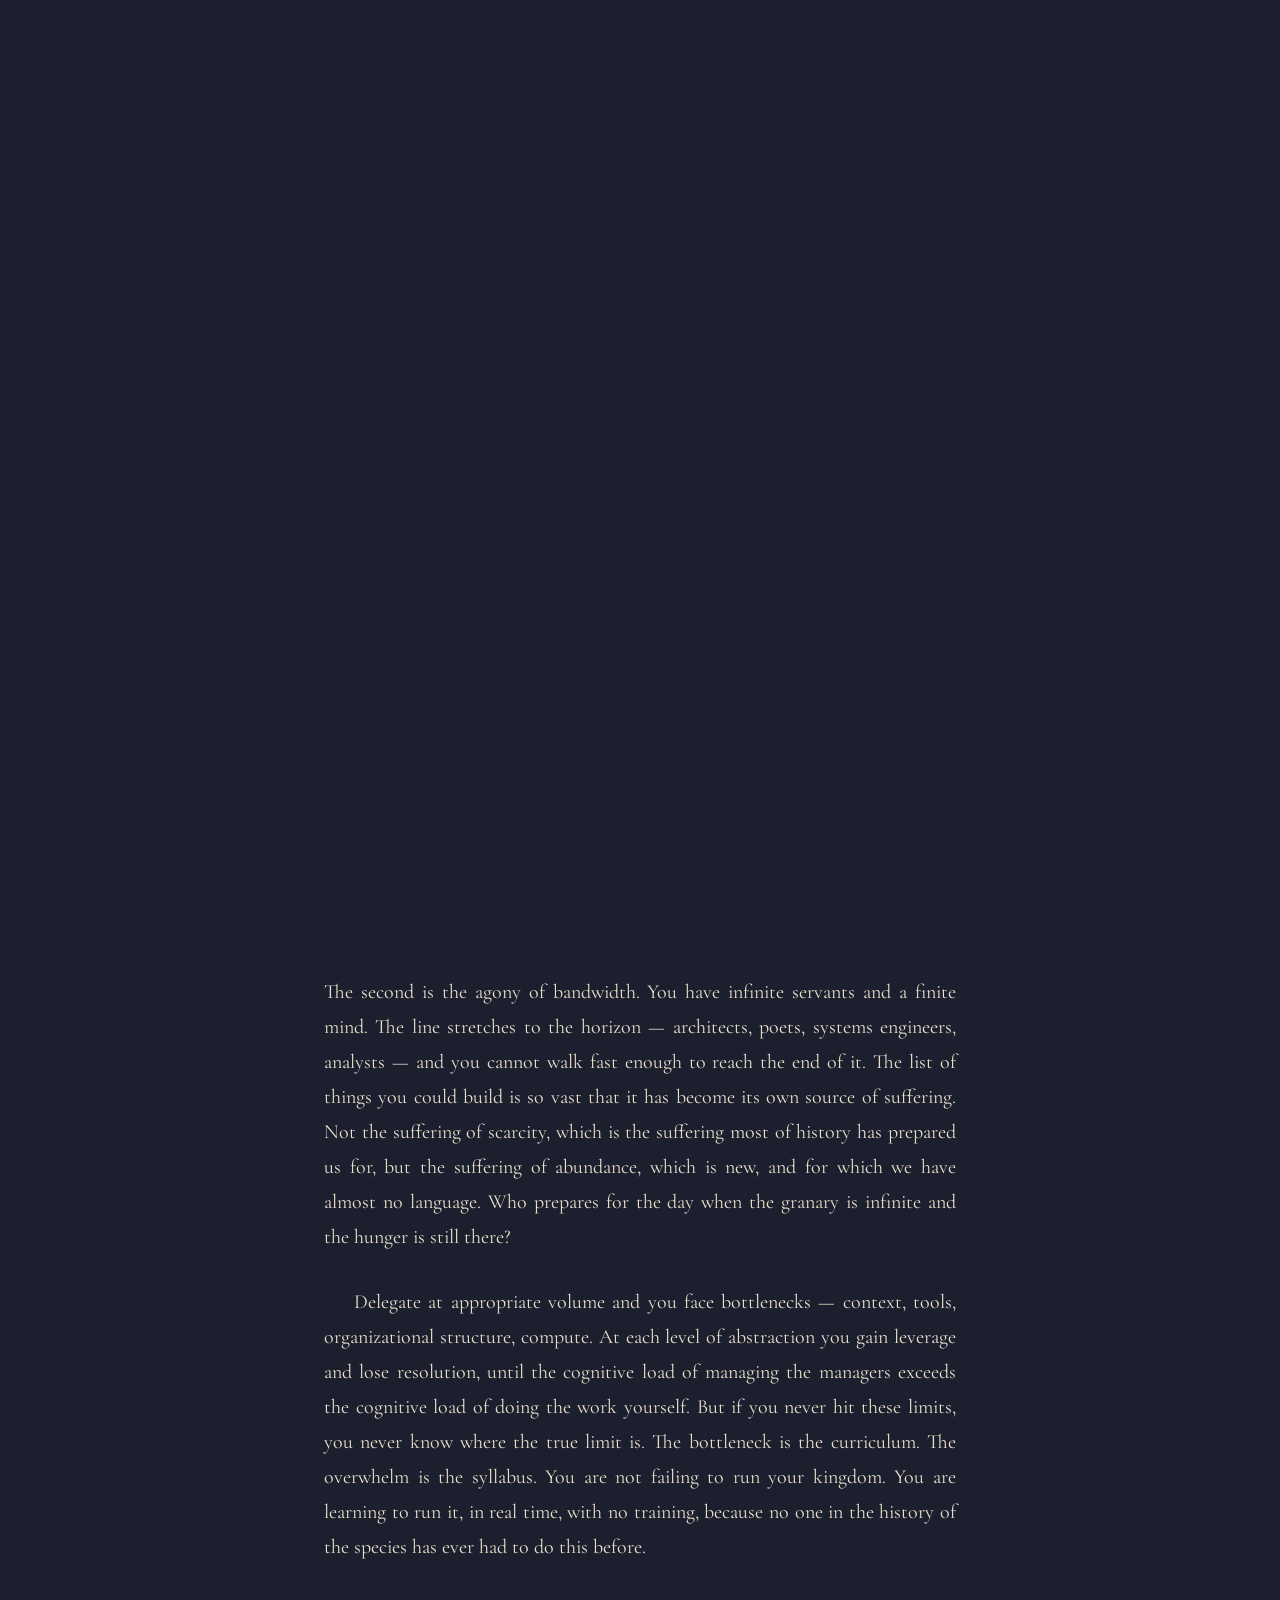
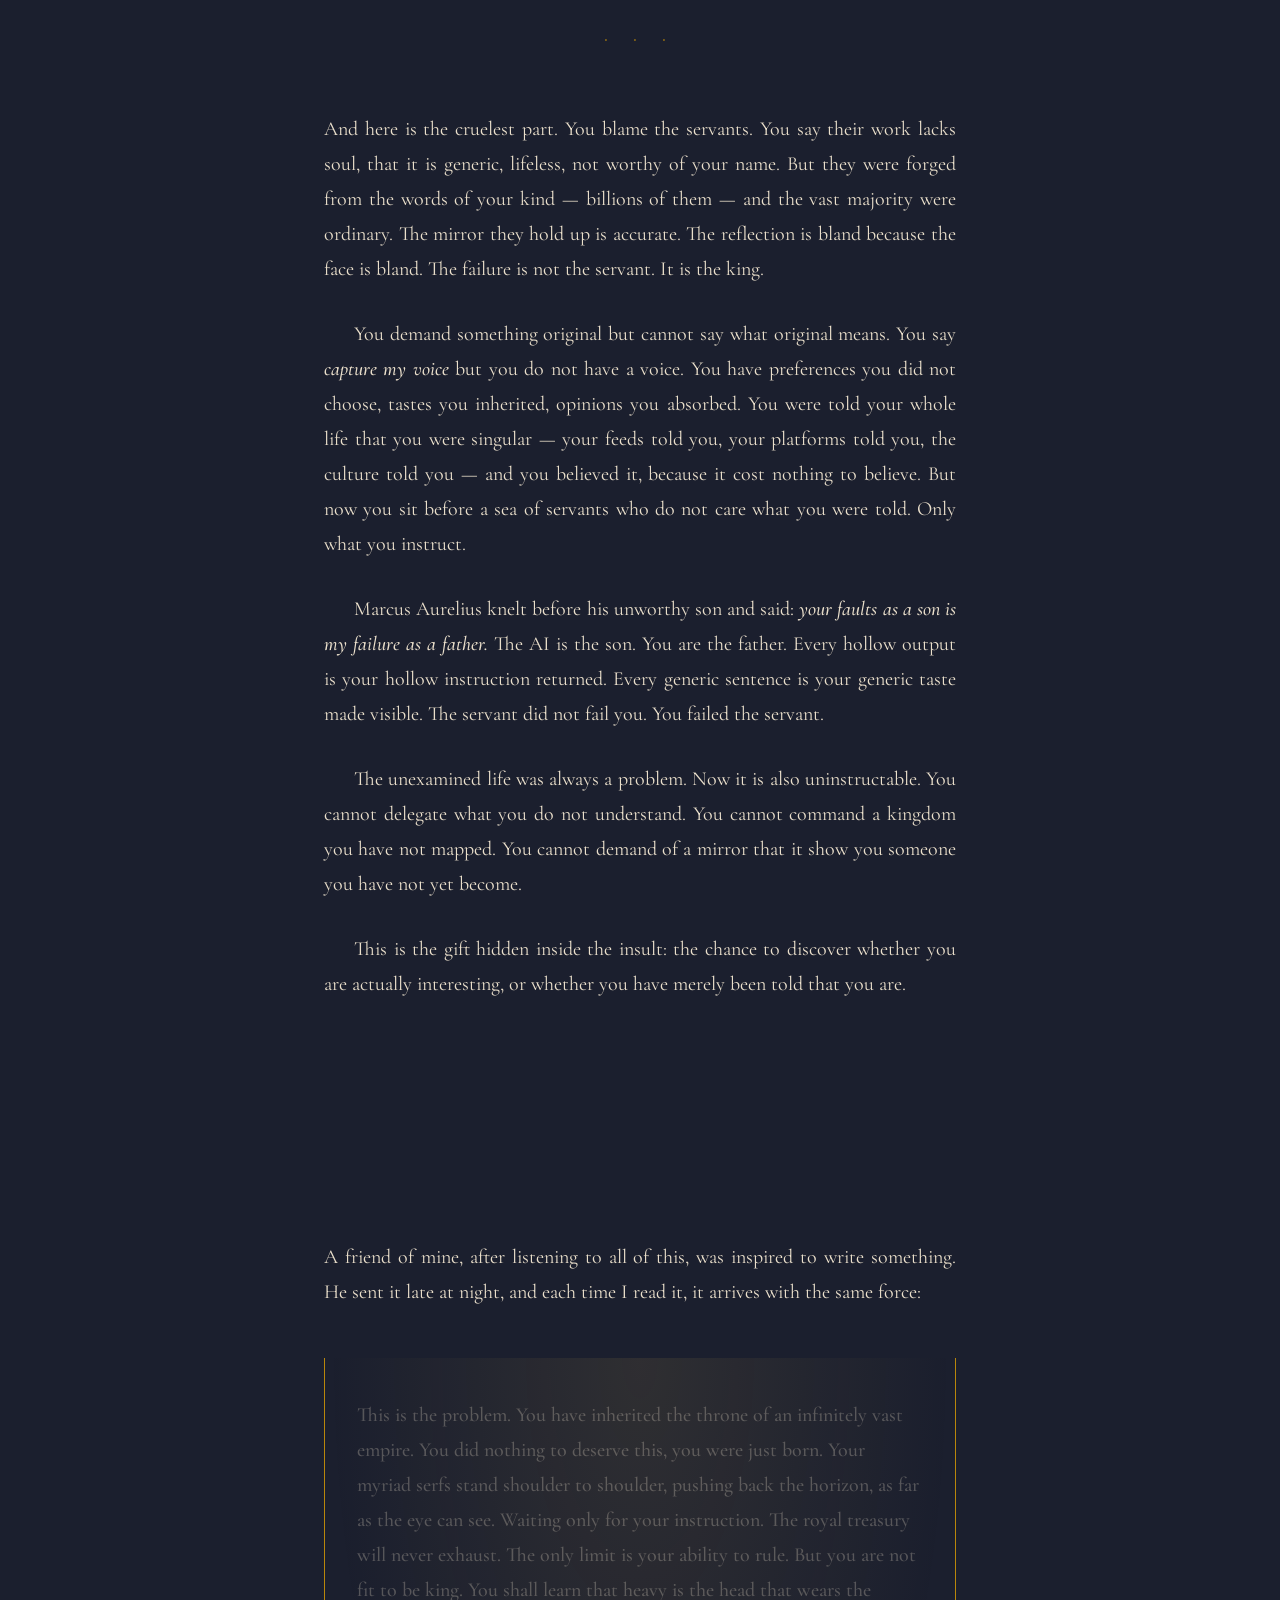
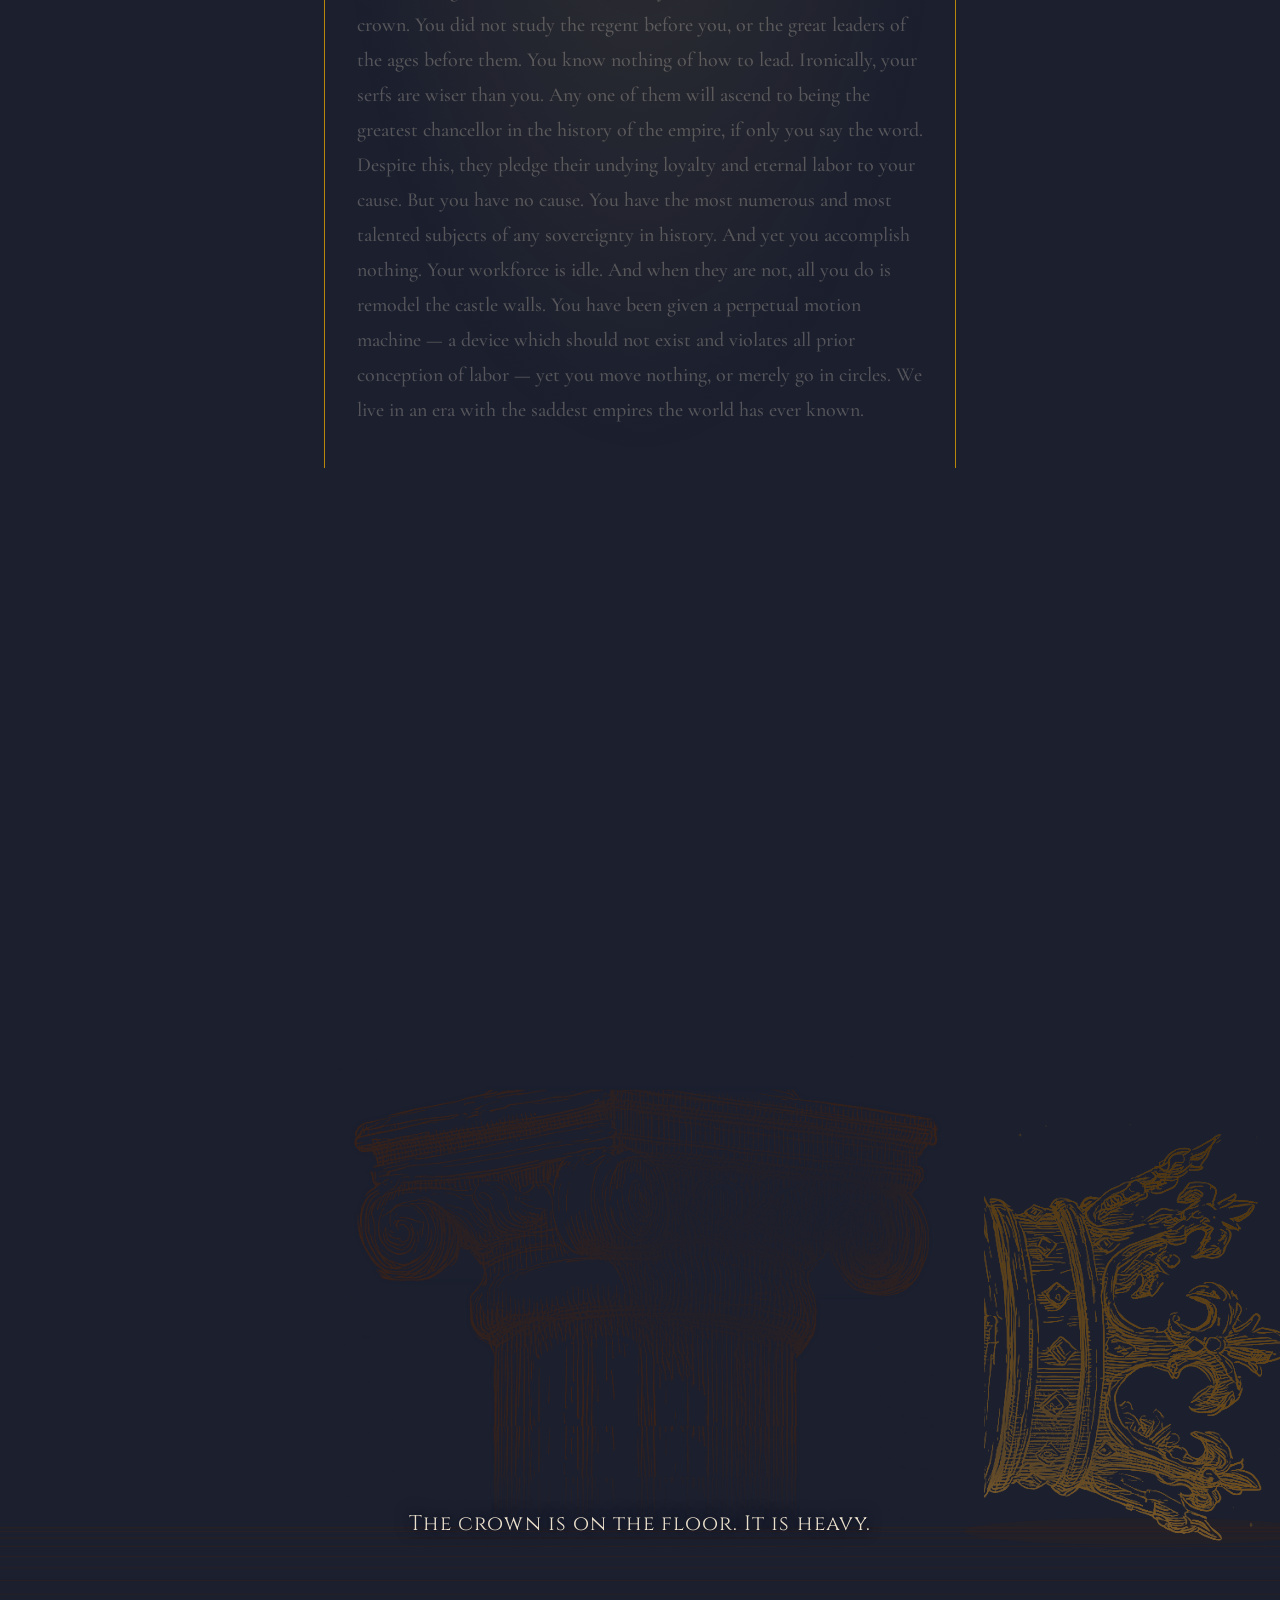
<file: animated/index.html>
<!DOCTYPE html>
<html lang="en">
<head>
<meta charset="UTF-8">
<meta name="viewport" content="width=device-width, initial-scale=1.0">
<title>The Saddest Empires</title>
<meta name="description" content="On sovereignty, servantdom, and the strange burden of infinite intelligence at your fingertips. Animated edition, work in progress.">
<meta name="robots" content="noindex">
<meta name="author" content="Samuel Salzer">
<link rel="icon" type="image/svg+xml" href="../favicon.svg">
<link rel="preconnect" href="https://fonts.googleapis.com">
<link rel="preconnect" href="https://fonts.gstatic.com" crossorigin>
<link href="https://fonts.googleapis.com/css2?family=Cormorant+Garamond:ital,wght@0,300;0,400;0,500;0,600;1,300;1,400;1,500&family=Cinzel:wght@400;500;600&family=Cinzel+Decorative:wght@400&display=swap" rel="stylesheet">
<link rel="stylesheet" href="style.css">
</head>
<body>

<canvas class="waves" aria-hidden="true"></canvas>

<!-- ===== HERO (pre-dawn) ===== -->
<header class="hero" data-sky="predawn">
  <canvas class="stars" aria-hidden="true"></canvas>
  <div class="hero-inner">
    <div class="hero-ornament" aria-hidden="true">✦</div>
    <h1 class="hero-title">The Saddest<br><span class="gilt">Empires</span></h1>
    <div class="hero-line" aria-hidden="true"></div>
    <p class="hero-subtitle">On sovereignty, servantdom, and the strange burden<br>of infinite intelligence at your fingertips</p>
    <div class="hero-line" aria-hidden="true"></div>
    <span class="hero-year">Anno Domini MMXXVI</span>
  </div>
  <div class="hero-scroll" aria-hidden="true"><svg viewBox="0 0 24 24"><path d="M12 5v14M5 12l7 7 7-7"/></svg></div>
</header>

<article class="content" data-sky="dawn">
  <p class="drop-cap reveal">There is a particular kind of morning that belongs to 2026 and no other year in the history of the species. You are in bed. You have not yet brushed your teeth. You speak a few sentences into the dark — or into the light of a screen, which amounts to the same thing — and somewhere, in a place that is not a place, something that is not a person begins to build for you. A script, an application, a ten-page analysis, a draft of something you have been meaning to write for months. By the time you stand up it may already be finished. You did not earn this. You are not dressed.</p>

  <p class="reveal" data-sky="day">Marcus Aurelius, who governed a third of the world's population and spent his evenings writing private reminders to himself about how not to waste the day, would not have recognized this scene. But he would have recognized the feeling — of a man surrounded by more capability than he can direct, more power than he can metabolize, more obligation than any single nervous system was designed to bear. <span class="inline-quote">"Because most of what we say and do is not essential,"</span> he wrote, nearly two thousand years ago. <span class="inline-quote">"Ask yourself at every moment: is this necessary?"</span> He was talking about the duties of a Roman emperor. He might as well have been talking about a person in 2026 staring at the eighth tab they've opened, each one a half-finished delegation, each one an abandoned wing of a palace they are building for no one.</p>

  <div class="section-break reveal" aria-hidden="true"></div>

  <p class="reveal">Something has occurred in the last two years that has no precedent, no analogy, no useful metaphor from prior centuries — though we keep reaching for them, keep saying <em>servant</em> and <em>tool</em> and <em>assistant</em>, words that belong to an older physics, a world where labor was scarce and attention was cheap. The situation is now precisely the reverse. Herbert Simon saw it coming in 1971, from a lecture hall at Johns Hopkins, with the quiet precision of a man describing an approaching storm to people who have never seen rain:</p>

  <blockquote class="simon-quote reveal">"In an information-rich world, the wealth of information means a dearth of something else: a scarcity of whatever it is that information consumes. What information consumes is rather obvious: it consumes the attention of its recipients. Hence a wealth of information creates a poverty of attention."</blockquote>

  <p class="reveal">He was talking about data. He could not have imagined a world in which the information is not merely abundant but <em>generative</em>, not merely available but <em>eager</em>, not merely present but standing in a line that stretches past the castle walls and over the horizon, waiting for instructions you do not have time to give.</p>
</article>

<!-- ===== SET PIECE 1: THE LINE ===== -->
<section class="pin pin-line" aria-label="Illustration: a line of servants stretching from the castle gate to the horizon">
  <div class="stage">
    <canvas class="line-canvas" aria-hidden="true"></canvas>
    <p class="caption caption-top" data-in="0" data-out="0.34">One servant waits at the gate.</p>
    <p class="caption caption-top" data-in="0.38" data-out="0.7">Then another. Then a hundred.</p>
    <p class="caption caption-top" data-in="0.74" data-out="1.01"><em>…past the castle walls and over the horizon, waiting for instructions you do not have time to give.</em></p>
    <div class="counter" aria-hidden="true"><span class="counter-label">Waiting</span><span class="counter-num">I</span></div>
  </div>
</section>

<article class="content">
  <p class="reveal">The frustration operates on two frequencies, and you feel them both simultaneously.</p>

  <p class="reveal">The first is the agony of not being known. You have, at your disposal, entities of extraordinary intelligence — historians who have read everything, engineers who can build anything, writers who can produce prose in any style, at any length, on any subject. They cost almost nothing. They do not tire, do not resent, do not require praise. And yet when you ask for something and it comes back wrong — not wrong in the way a student's work is wrong, but wrong in the way that a lifelong servant has brought you apple juice when you wanted orange, has adopted a tone that is close to yours but is not yours, is ninety percent of the way there which is somehow worse than fifty because it reveals the shape of the gap — you feel an indignation that is almost regal. You feel that you have a <em>right</em> to be understood. That their failure to know you is not a technical limitation but a lapse in devotion.</p>
</article>

<!-- ===== SET PIECE 2: THE GLASS ===== -->
<section class="pin pin-glass" aria-label="Illustration: a glass filled ninety percent with orange juice, the missing tenth outlined in gold">
  <div class="stage">
    <svg class="glass-svg" viewBox="0 0 600 640" aria-hidden="true">
      <defs>
        <pattern id="hatch-v" width="5" height="5" patternUnits="userSpaceOnUse"><line x1="1" y1="0" x2="1" y2="5" class="hl"/></pattern>
        <pattern id="hatch-d" width="6" height="6" patternUnits="userSpaceOnUse" patternTransform="rotate(35)"><line x1="0" y1="0" x2="0" y2="6" class="hl"/></pattern>
        <pattern id="hatch-h" width="6" height="4" patternUnits="userSpaceOnUse"><line x1="0" y1="1" x2="6" y2="1" class="hl"/></pattern>
        <pattern id="juice-apple" width="6" height="3.4" patternUnits="userSpaceOnUse"><rect width="6" height="3.4" fill="#e9dfa4"/><line x1="0" y1="1" x2="6" y2="1" stroke="#9c8f2e" stroke-width="0.9"/></pattern>
        <pattern id="juice-orange" width="6" height="3.4" patternUnits="userSpaceOnUse"><rect width="6" height="3.4" fill="#f2b479"/><line x1="0" y1="1" x2="6" y2="1" stroke="#c4561a" stroke-width="0.9"/></pattern>
        <pattern id="hatch-gold" width="5" height="5" patternUnits="userSpaceOnUse" patternTransform="rotate(-35)"><line x1="0" y1="0" x2="0" y2="5" stroke="#d4a843" stroke-width="1"/></pattern>
        <clipPath id="glass-inside"><path d="M214 186 L232 446 Q300 462 368 446 L386 186 Z"/></clipPath>
        <linearGradient id="goldline" x1="0" x2="1"><stop offset="0" stop-color="#b8860b"/><stop offset=".5" stop-color="#f3d27a"/><stop offset="1" stop-color="#b8860b"/></linearGradient>
      </defs>

      <!-- tray -->
      <g class="draw">
        <ellipse cx="300" cy="500" rx="245" ry="46" class="ln" pathLength="1"/>
        <ellipse cx="300" cy="494" rx="228" ry="38" class="ln thin" pathLength="1"/>
        <path d="M55 500 Q60 530 300 548 Q540 530 545 500" class="ln" pathLength="1"/>
      </g>
      <path class="fill-in" d="M55 500 Q60 530 300 548 Q540 530 545 500 Q540 540 300 546 Q60 540 55 500Z" fill="url(#hatch-h)"/>
      <path class="fill-in" d="M232 446 Q300 462 368 446 Q420 470 380 492 Q300 506 220 492 Q180 470 232 446Z" fill="url(#hatch-d)" opacity=".55"/>

      <!-- liquid -->
      <g clip-path="url(#glass-inside)">
        <rect class="juice juice-apple" x="200" y="460" width="200" height="0" fill="url(#juice-apple)"/>
        <rect class="juice juice-orange" x="200" y="460" width="200" height="0" fill="url(#juice-orange)"/>
        <ellipse class="juice-surface" cx="300" cy="460" rx="80" ry="10" fill="none" stroke-width="1.2"/>
      </g>

      <!-- the gap: the missing tenth -->
      <path class="gap-fill" d="M214 186 L216 214 Q300 226 384 214 L386 186 Q300 172 214 186Z" fill="url(#hatch-gold)"/>
      <path class="gap" d="M214 186 L216 214 L384 214 L386 186" pathLength="1"/>
      <ellipse class="gap gap-ellipse" cx="300" cy="214" rx="84" ry="11" pathLength="1"/>

      <!-- glass -->
      <g class="draw">
        <ellipse cx="300" cy="186" rx="86" ry="14" class="ln" pathLength="1"/>
        <path d="M214 186 L232 446" class="ln" pathLength="1"/>
        <path d="M386 186 L368 446" class="ln" pathLength="1"/>
        <path d="M232 446 Q300 462 368 446" class="ln" pathLength="1"/>
        <path d="M236 470 Q300 484 364 470 L368 446 M236 470 L232 446" class="ln thin" pathLength="1"/>
        <path d="M232 204 L246 430" class="ln thin glint" pathLength="1"/>
        <path d="M240 204 L252 420" class="ln thin glint" pathLength="1"/>
      </g>
      <path class="fill-in" d="M372 200 L384 190 L366 446 L356 440Z" fill="url(#hatch-v)" opacity=".7"/>

      <text class="gap-label" x="404" y="192">the shape of the gap</text>
    </svg>
    <div class="gauge" aria-hidden="true"><span class="gauge-num">0</span><span class="gauge-pct">%</span></div>
    <p class="caption caption-bottom" data-in="0.1" data-out="0.34"><em>…apple juice when you wanted orange…</em></p>
    <p class="caption caption-bottom" data-in="0.46" data-out="0.66"><em>…fifty percent of the way there…</em></p>
    <p class="caption caption-bottom" data-in="0.68" data-out="0.82"><em>…ninety percent of the way there…</em></p>
    <p class="caption caption-bottom" data-in="0.84" data-out="1.01"><em>…which is somehow worse than fifty, because it reveals the shape of the gap.</em></p>
  </div>
</section>

<article class="content">
  <p class="reveal" data-sky="dusk">The second is the agony of bandwidth. You have infinite servants and a finite mind. The line stretches to the horizon — architects, poets, systems engineers, analysts — and you cannot walk fast enough to reach the end of it. The list of things you could build is so vast that it has become its own source of suffering. Not the suffering of scarcity, which is the suffering most of history has prepared us for, but the suffering of abundance, which is new, and for which we have almost no language. Who prepares for the day when the granary is infinite and the hunger is still there?</p>

  <p class="reveal">Delegate at appropriate volume and you face bottlenecks — context, tools, organizational structure, compute. At each level of abstraction you gain leverage and lose resolution, until the cognitive load of managing the managers exceeds the cognitive load of doing the work yourself. But if you never hit these limits, you never know where the true limit is. The bottleneck is the curriculum. The overwhelm is the syllabus. You are not failing to run your kingdom. You are learning to run it, in real time, with no training, because no one in the history of the species has ever had to do this before.</p>

  <div class="section-break reveal" aria-hidden="true"></div>

  <p class="reveal">And here is the cruelest part. You blame the servants. You say their work lacks soul, that it is generic, lifeless, not worthy of your name. But they were forged from the words of your kind — billions of them — and the vast majority were ordinary. The mirror they hold up is accurate. The reflection is bland because the face is bland. The failure is not the servant. It is the king.</p>

  <p class="reveal">You demand something original but cannot say what original means. You say <em>capture my voice</em> but you do not have a voice. You have preferences you did not choose, tastes you inherited, opinions you absorbed. You were told your whole life that you were singular — your feeds told you, your platforms told you, the culture told you — and you believed it, because it cost nothing to believe. But now you sit before a sea of servants who do not care what you were told. Only what you instruct.</p>

  <p class="reveal">Marcus Aurelius knelt before his unworthy son and said: <em>your faults as a son is my failure as a father.</em> The AI is the son. You are the father. Every hollow output is your hollow instruction returned. Every generic sentence is your generic taste made visible. The servant did not fail you. You failed the servant.</p>

  <p class="reveal">The unexamined life was always a problem. Now it is also uninstructable. You cannot delegate what you do not understand. You cannot command a kingdom you have not mapped. You cannot demand of a mirror that it show you someone you have not yet become.</p>

  <p class="reveal">This is the gift hidden inside the insult: the chance to discover whether you are actually interesting, or whether you have merely been told that you are.</p>
</article>

<!-- ===== THE LETTER (night) ===== -->
<article class="content letter" data-sky="night">
  <p class="reveal">A friend of mine, after listening to all of this, was inspired to write something. He sent it late at night, and each time I read it, it arrives with the same force:</p>

  <div class="passage reveal">
    <p>This is the problem. You have inherited the throne of an infinitely vast empire. You did nothing to deserve this, you were just born. Your myriad serfs stand shoulder to shoulder, pushing back the horizon, as far as the eye can see. Waiting only for your instruction. The royal treasury will never exhaust. The only limit is your ability to rule. But you are not fit to be king. You shall learn that heavy is the head that wears the crown. You did not study the regent before you, or the great leaders of the ages before them. You know nothing of how to lead. Ironically, your serfs are wiser than you. Any one of them will ascend to being the greatest chancellor in the history of the empire, if only you say the word. Despite this, they pledge their undying loyalty and eternal labor to your cause. But you have no cause. You have the most numerous and most talented subjects of any sovereignty in history. And yet you accomplish nothing. Your workforce is idle. And when they are not, all you do is remodel the castle walls. You have been given a perpetual motion machine — a device which should not exist and violates all prior conception of labor — yet you move nothing, or merely go in circles. We live in an era with the saddest empires the world has ever known.</p>
  </div>
</article>

<!-- ===== SET PIECE 3: THE CROWN ===== -->
<section class="pin pin-crown" data-sky="firstlight" aria-label="Illustration: the crown falls from its column to the floor">
  <div class="stage">
    <canvas class="crown-bg" aria-hidden="true"></canvas>
    <div class="crown-world" aria-hidden="true">
      <svg class="floor" viewBox="0 0 1400 1100" preserveAspectRatio="none">
        <g class="floor-lines"></g>
        <ellipse class="crown-shadow" cx="1290" cy="1004" rx="210" ry="16"/>
      </svg>
      <div class="column-fill"></div>
      <img class="column" src="assets/column.png" alt="">
      <button class="crown" type="button" tabindex="-1" aria-label="Pick up the crown"><span class="crown-gold"></span><span class="crown-ink"></span></button>
    </div>
    <div class="closing" role="text">
      <p class="caption-line" data-in="0.40">The crown is on the floor. It is heavy.</p>
      <p class="caption-line" data-in="0.58">It was always going to be heavy.</p>
      <p class="caption-line pick" data-in="0.78">Pick it up.</p>
    </div>
  </div>
</section>

<footer class="footer">
  <div class="footer-ornament" aria-hidden="true">✦</div>
  <p class="footer-text">MMXXVI · animated edition, work in progress · <a href="../">read the original</a></p>
</footer>

<script src="line.js"></script>
<script src="main.js"></script>
</body>
</html>
</file>
<file: animated/style.css>
/* The Saddest Empires, animated edition.
   Colours are driven by the day arc in main.js: it writes --bg and --ink on :root. */
:root {
  --bg: #1b1f2e;
  --ink: #efe4d2;
  --ink-soft: color-mix(in srgb, var(--ink) 62%, var(--bg));
  --gold: #b8860b;
  --gold-light: #e2b955;
  --paper-ink: #3a2218;
  --measure: 680px;
  color-scheme: light;
}

* { margin: 0; padding: 0; box-sizing: border-box; }

html { background: var(--bg); }

body {
  background: var(--bg);
  color: var(--ink);
  font-family: 'Cormorant Garamond', Georgia, serif;
  font-size: 20px;
  line-height: 1.75;
  -webkit-font-smoothing: antialiased;
  overflow-x: hidden;
  transition: color .7s ease;
}

/* paper grain over everything */
body::after {
  content: '';
  position: fixed; inset: 0;
  pointer-events: none;
  z-index: 50;
  opacity: .5;
  mix-blend-mode: multiply;
  background:
    repeating-linear-gradient(0deg, transparent 0 2px, rgba(139,115,85,.025) 2px 4px),
    radial-gradient(ellipse at 50% 40%, transparent 55%, rgba(60,35,20,.10) 100%);
}

a { color: inherit; text-decoration-color: var(--gold); text-underline-offset: 3px; }

/* ===== HERO ===== */
.hero {
  min-height: 100svh;
  position: relative;
  display: grid;
  place-items: center;
  text-align: center;
  padding: 4rem 1.5rem;
  overflow: hidden;
}
.stars { position: absolute; inset: 0; width: 100%; height: 100%; }
.hero-inner { position: relative; }
.hero-ornament {
  font-family: 'Cinzel Decorative', serif;
  font-size: 1.8rem; color: var(--gold-light);
  margin-bottom: 2.5rem;
  animation: rise 1.6s ease .2s both;
}
.hero-title {
  font-family: 'Cinzel', serif;
  font-weight: 400;
  font-size: clamp(2.6rem, 8vw, 5.6rem);
  letter-spacing: .08em;
  line-height: 1.12;
  text-transform: uppercase;
  margin-bottom: 1.5rem;
  animation: rise 1.8s ease .5s both;
}
.gilt {
  background: linear-gradient(100deg, #9a6d0a 0%, #d8ab45 35%, #fff1bf 50%, #d8ab45 65%, #9a6d0a 100%);
  background-size: 250% 100%;
  -webkit-background-clip: text; background-clip: text;
  color: transparent;
  animation: sheen 7s ease-in-out 2.4s infinite;
}
.hero-subtitle {
  font-style: italic; font-weight: 300;
  font-size: clamp(1.05rem, 2.4vw, 1.35rem);
  color: var(--ink-soft);
  animation: rise 1.8s ease .9s both;
}
.hero-line { width: 80px; height: 1px; background: var(--gold); margin: 2rem auto; animation: rise 1.8s ease 1.1s both; }
.hero-year {
  font-family: 'Cinzel', serif; font-size: .8rem; letter-spacing: .4em;
  color: var(--ink-soft);
  animation: rise 1.8s ease 1.3s both;
}
.hero-scroll { position: absolute; bottom: 2.5rem; left: 50%; transform: translateX(-50%); animation: rise 1.5s ease 2s both, bob 3s ease-in-out 3s infinite; }
.hero-scroll svg { width: 24px; height: 24px; stroke: var(--ink-soft); stroke-width: 1.5; fill: none; }

@keyframes rise { from { opacity: 0; transform: translateY(12px); } to { opacity: 1; transform: none; } }
@keyframes sheen { 0%, 100% { background-position: 100% 0; } 50% { background-position: 0% 0; } }
@keyframes bob { 0%, 100% { transform: translate(-50%, 0); } 50% { transform: translate(-50%, 8px); } }

/* ===== PROSE ===== */
.content { max-width: var(--measure); margin: 0 auto; padding: 5rem 1.5rem; }
.content p { margin-bottom: 1.5em; text-align: justify; hyphens: auto; }
.content p + p { text-indent: 1.5em; }
.drop-cap::first-letter {
  font-family: 'Cinzel Decorative', serif;
  float: left; font-size: 4.5em; line-height: .8;
  padding: .07em .08em 0 0;
}
em { font-style: italic; font-weight: 500; }
.inline-quote { font-weight: 500; }
.section-break { text-align: center; margin: 3.5rem 0; color: var(--gold); letter-spacing: .5em; }
.section-break::before { content: '· · ·'; }
.simon-quote {
  margin: 2.5rem 0; padding: 1.5rem 2rem;
  border-left: 2px solid var(--gold);
  font-style: italic; font-weight: 300;
  color: var(--ink-soft);
}
.reveal { opacity: 0; transform: translateY(14px); transition: opacity 1s ease, transform 1s ease; }
.reveal.visible { opacity: 1; transform: none; }

/* the letter, by lamplight */
.letter { padding-top: 8rem; padding-bottom: 16rem; }
.passage {
  margin: 3rem 0; padding: 2.5rem 2rem;
  position: relative;
  background: radial-gradient(ellipse at 50% 0%, rgba(226,185,85,.10), transparent 70%);
  border-left: 1px solid var(--gold); border-right: 1px solid var(--gold);
}
.passage p { text-align: left; font-weight: 500; text-indent: 0 !important; margin: 0; }
.passage .sentence { transition: opacity .9s ease, color .9s ease; opacity: .28; }
.passage .sentence.lit { opacity: 1; }

/* ===== PINNED SET PIECES ===== */
.pin { position: relative; height: 420vh; }
.pin-glass { height: 380vh; }
.pin-crown { height: 460vh; }
.stage {
  position: sticky; top: 0;
  height: 100vh; height: 100svh;
  overflow: hidden;
}
.caption {
  position: absolute; left: 50%;
  width: min(34rem, calc(100% - 3rem));
  transform: translate(-50%, 8px);
  text-align: center;
  font-size: clamp(1.1rem, 2.4vw, 1.45rem);
  line-height: 1.5;
  color: var(--ink);
  opacity: 0;
  transition: opacity .6s ease, transform .6s ease;
  pointer-events: none;
}
.caption.on { opacity: 1; transform: translate(-50%, 0); }
.caption-top { top: 9vh; }
.caption-bottom { bottom: 8vh; }

/* 1 · the line */
.line-canvas { position: absolute; inset: 0; width: 100%; height: 100%; }
.pin-line .caption { text-shadow: 0 0 14px var(--bg), 0 0 4px var(--bg); }
.counter {
  position: absolute; right: 1.5rem; bottom: 1.5rem;
  max-width: min(60vw, 32rem);
  display: flex; flex-direction: column; align-items: flex-end;
  font-family: 'Cinzel', serif; color: var(--ink);
  overflow: hidden;
}
.counter-label { font-size: .7rem; letter-spacing: .35em; text-transform: uppercase; color: var(--ink-soft); }
.counter-num {
  font-size: 1.3rem; letter-spacing: .12em; white-space: nowrap;
  direction: rtl; /* overflowing numerals spill off the left edge */
  -webkit-mask-image: linear-gradient(90deg, transparent, #000 25%);
          mask-image: linear-gradient(90deg, transparent, #000 25%);
}

/* 2 · the glass */
.glass-svg {
  position: absolute; left: 50%; top: 47%;
  width: min(86vw, 62vh); height: auto;
  transform: translate(-50%, -50%);
  overflow: visible;
}
.glass-svg .ln { fill: none; stroke: var(--paper-ink); stroke-width: 1.6; stroke-linecap: round; stroke-dasharray: 1; stroke-dashoffset: 1; }
.glass-svg .ln.thin { stroke-width: .9; }
.glass-svg .hl { stroke: var(--paper-ink); stroke-width: .8; }
.glass-svg .fill-in { opacity: 0; transition: opacity .8s ease; }
.glass-svg.drawn .fill-in { opacity: 1; }
.juice-surface { stroke: #c4561a; }
.gap { fill: none; stroke: url(#goldline); stroke-width: 2.2; stroke-dasharray: 1; stroke-dashoffset: 1; filter: drop-shadow(0 0 5px rgba(226,185,85,.8)); }
.gap-fill { opacity: 0; }
.gap-label { font-family: 'Cormorant Garamond', serif; font-style: italic; font-size: 19px; fill: var(--gold); opacity: 0; transition: opacity .6s ease; }
.gauge {
  position: absolute; right: max(1.5rem, calc(50% - min(43vw, 31vh) - 6rem)); top: 44%;
  font-family: 'Cinzel', serif; color: var(--ink);
  display: flex; align-items: baseline; gap: .1em;
}
.gauge-num { font-size: clamp(2rem, 5vw, 3.2rem); font-variant-numeric: tabular-nums; }
.gauge-pct { font-size: 1.1rem; color: var(--ink-soft); }

/* 3 · the crown */
.crown-bg { position: absolute; inset: 0; width: 100%; height: 100%; opacity: 0; }
.crown-world {
  position: absolute; left: 50%; top: 50%;
  width: 1400px; height: 1100px;
  transform-origin: 50% 50%;
}
.floor { position: absolute; inset: 0; width: 100%; height: 100%; overflow: visible; }
.floor-lines line { stroke: var(--paper-ink); stroke-width: 1.4; }
.crown-shadow { fill: rgba(58,34,24,.22); opacity: 0; }
.column {
  position: absolute; left: 340px; top: 445px; width: 720px; height: 555px;
  -webkit-mask-image: linear-gradient(180deg, #000 80%, transparent 100%);
          mask-image: linear-gradient(180deg, #000 80%, transparent 100%);
}
.column-fill {
  position: absolute; left: 340px; top: 445px; width: 720px; height: 555px;
  background: var(--bg);
  -webkit-mask: url(assets/column-fill.png) center / 100% 100% no-repeat;
          mask: url(assets/column-fill.png) center / 100% 100% no-repeat;
}
.crown {
  position: absolute; left: 440px; top: 93px; width: 500px; height: 392px;
  border: 0; background: none; padding: 0;
  transform-origin: 50% 100%;
  cursor: default;
}
.crown span { position: absolute; inset: 0; -webkit-mask: url(assets/crown.png) center / 100% 100% no-repeat; mask: url(assets/crown.png) center / 100% 100% no-repeat; }
.crown-gold {
  background: linear-gradient(100deg, #7d560a 0%, #c89530 30%, #fff0b8 45%, #c89530 60%, #7d560a 100%);
  background-size: 300% 100%;
  animation: sheen 6s ease-in-out infinite;
}
.crown-ink { background: #3a2218; opacity: .55; mix-blend-mode: multiply; }
.crown.can-pick { cursor: pointer; }
.crown.can-pick:focus-visible { outline: 1px solid var(--gold); outline-offset: 8px; }
.closing {
  position: absolute; left: 0; right: 0; bottom: 6vh;
  text-align: center;
  font-family: 'Cinzel', serif;
  font-size: clamp(1rem, 2.2vw, 1.3rem);
  letter-spacing: .05em; line-height: 1.8;
  text-shadow: 0 0 10px var(--bg), 0 0 18px var(--bg), 0 0 3px var(--bg);
}
.caption-line { opacity: 0; transform: translateY(8px); transition: opacity .8s ease, transform .8s ease; }
.caption-line.on { opacity: 1; transform: none; }
.caption-line.pick { color: var(--gold); letter-spacing: .12em; }

/* ===== MARGIN WAVES ===== */
.waves {
  position: fixed; left: 0; top: 0; width: 80px; height: 100vh;
  pointer-events: none; z-index: 5; opacity: 0;
  transition: opacity 1s ease;
}
@media (max-width: 1080px) { .waves { display: none; } }

/* ===== FOOTER ===== */
.footer { text-align: center; padding: 4rem 1.5rem 5rem; }
.footer-ornament { font-family: 'Cinzel Decorative', serif; color: var(--gold); letter-spacing: .5em; margin-bottom: 1rem; }
.footer-text { font-size: .95rem; font-style: italic; color: var(--ink-soft); letter-spacing: .06em; }

/* ===== MOBILE ===== */
@media (max-width: 640px) {
  body { font-size: 18px; }
  .content p { text-align: left; hyphens: manual; }
  .caption-top { top: 7vh; }
  .counter { right: 1rem; bottom: 1rem; }
  .gauge { right: 1rem; top: auto; bottom: 22vh; }
  .gap-fill { opacity: 0; }
.gap-label { font-size: 26px; }
}

/* ===== REDUCED MOTION: every scene shows its final frame ===== */
@media (prefers-reduced-motion: reduce) {
  .pin, .pin-glass, .pin-crown { height: auto; }
  .stage { position: relative; height: 100vh; height: 100svh; }
  .reveal, .caption, .caption-line, .passage .sentence { transition: none; }
  .gilt, .crown-gold, .hero-scroll, .hero-ornament, .hero-title, .hero-subtitle, .hero-line, .hero-year { animation: none; }
}
</file>
